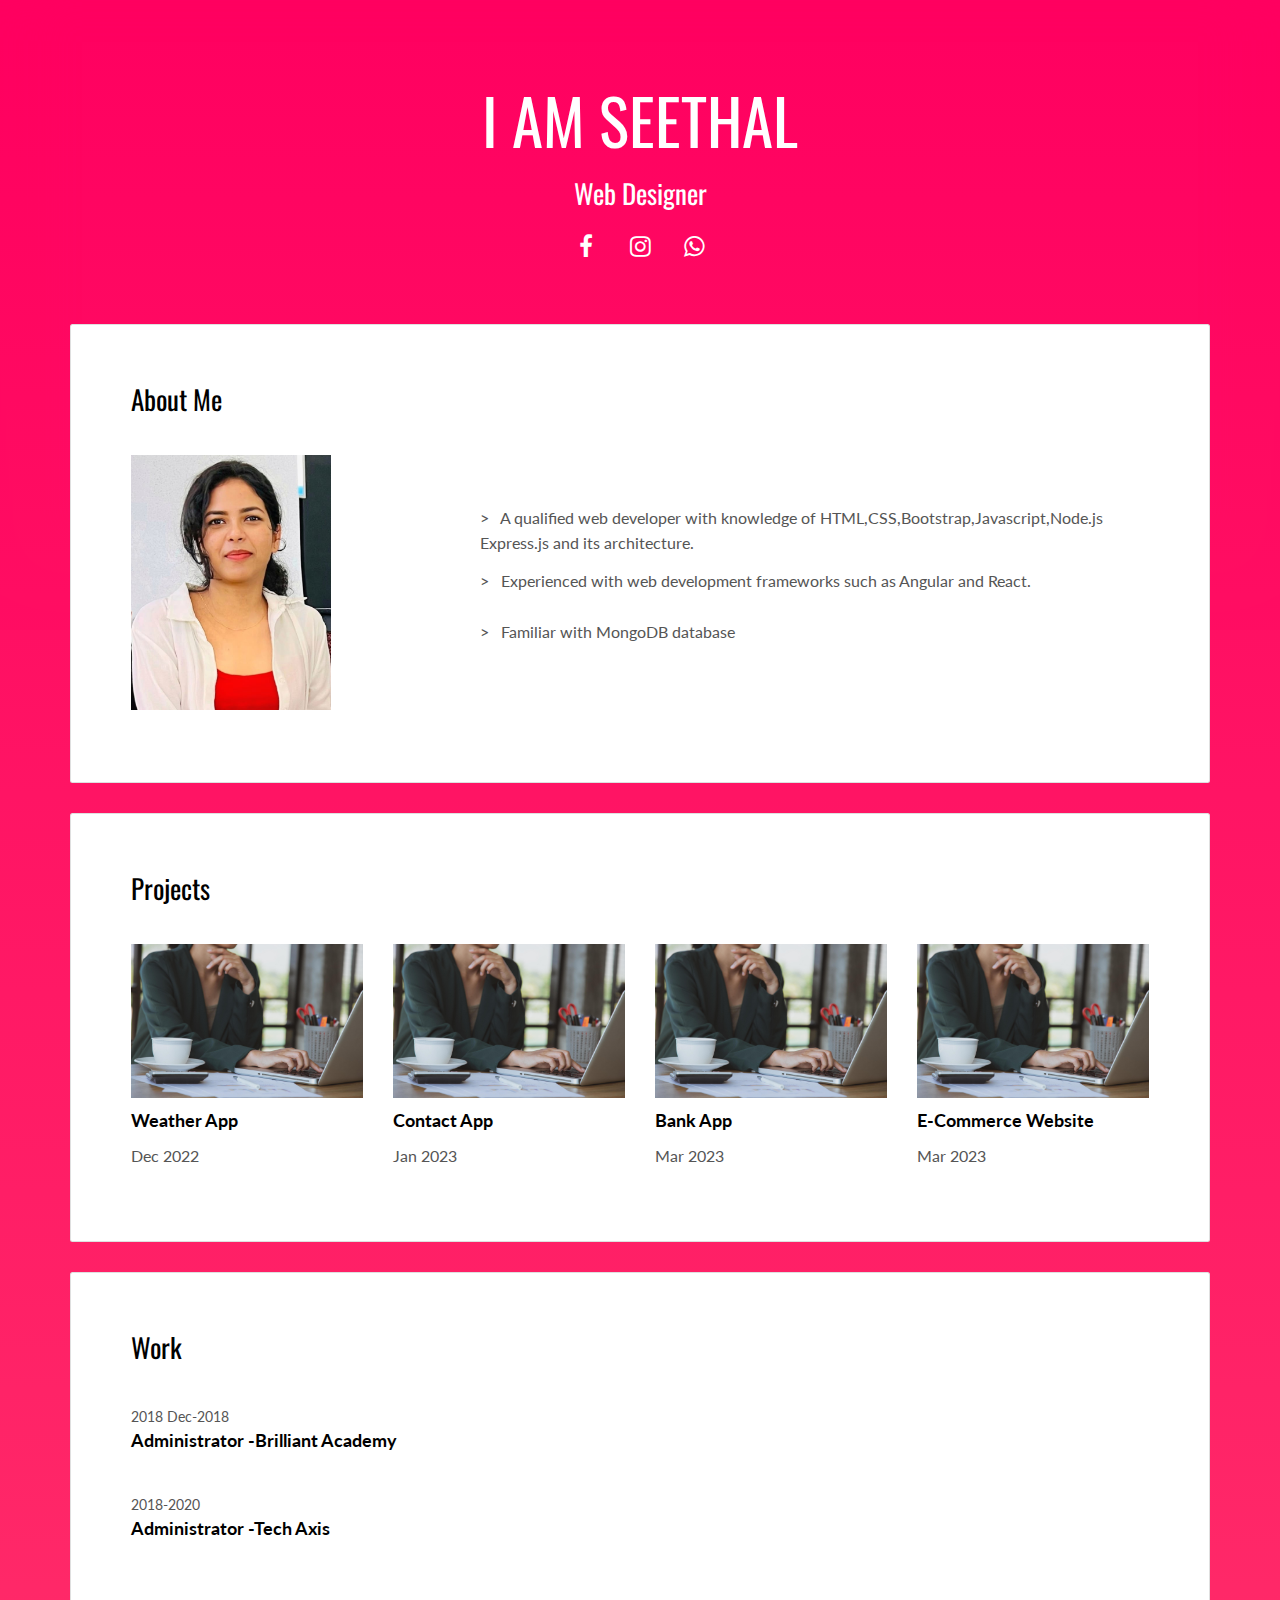
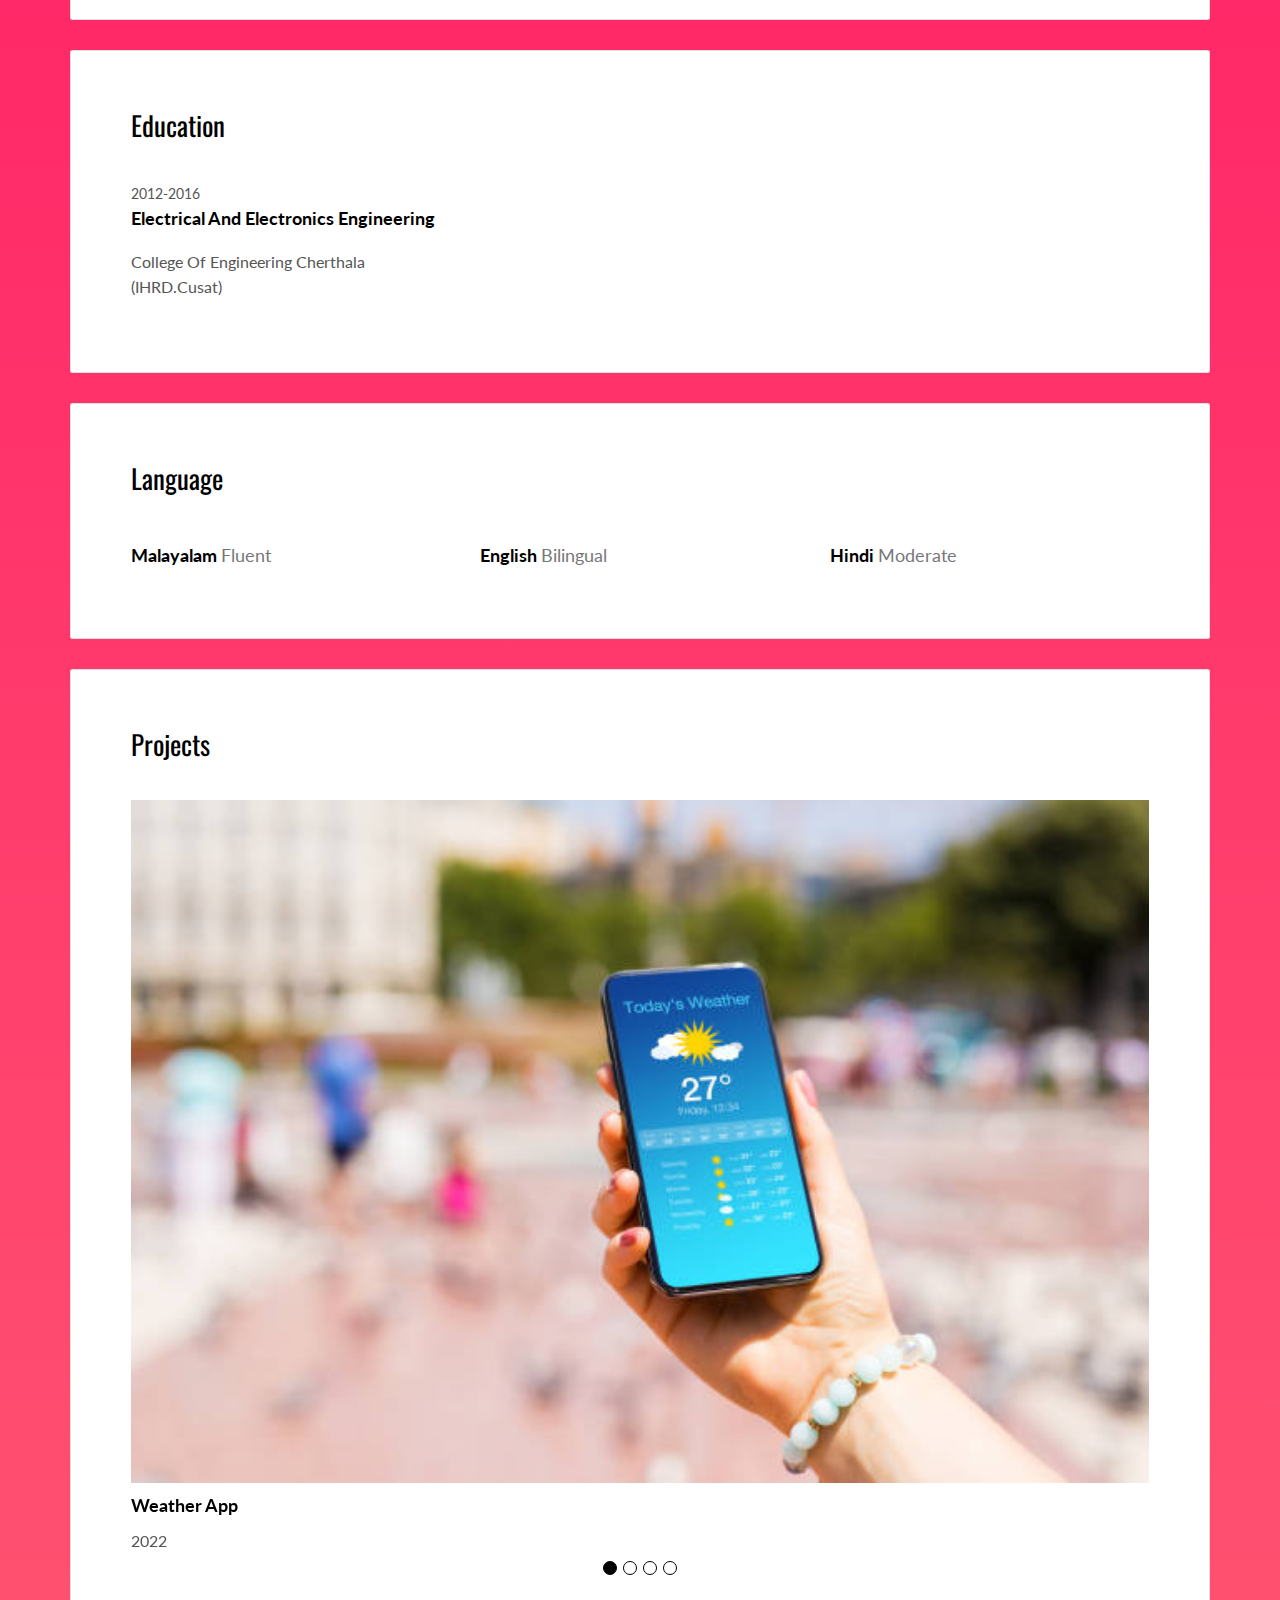
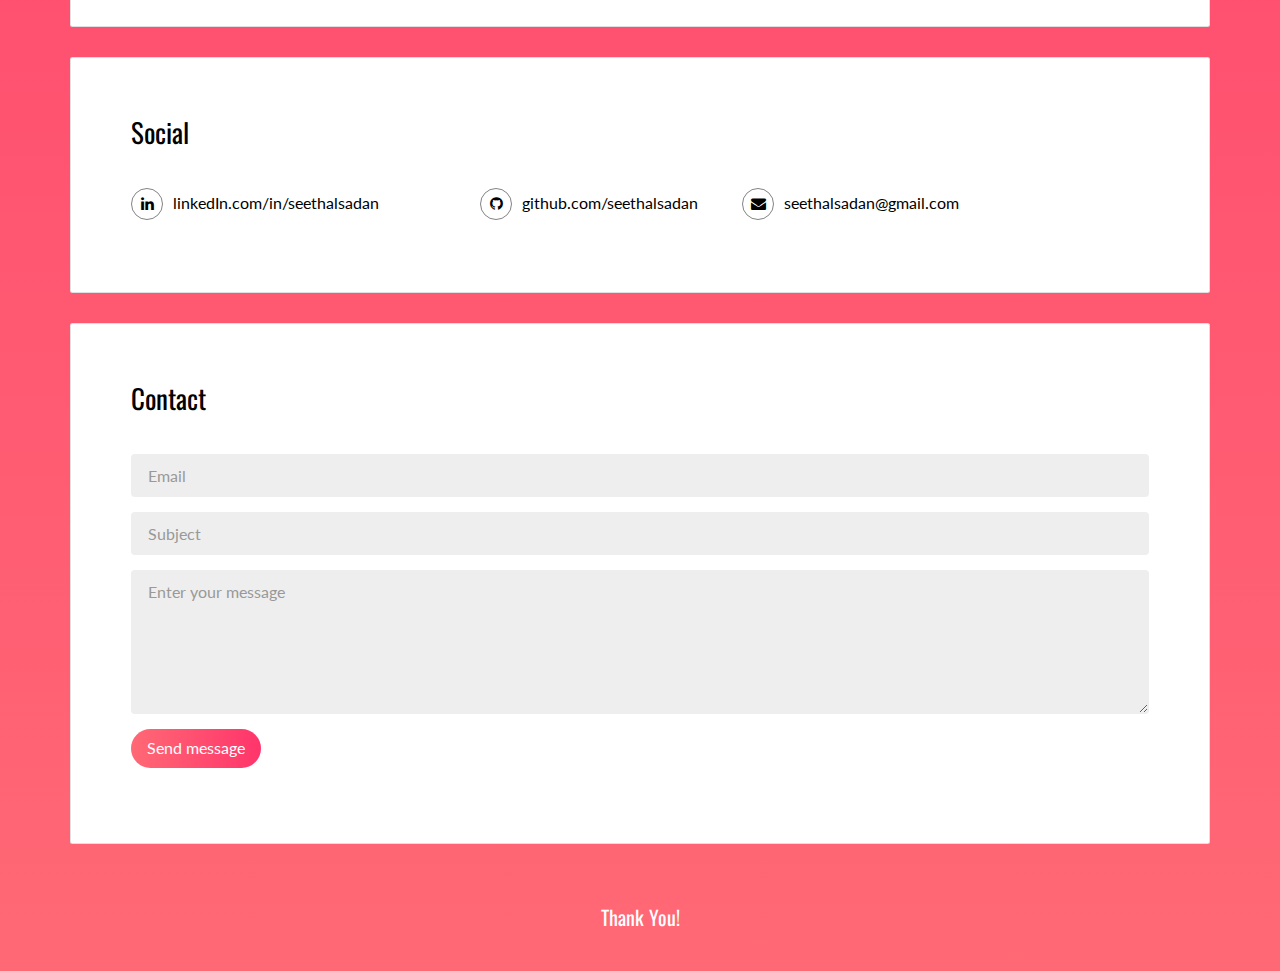
<file: index.html>
<!DOCTYPE html>
<html lang="en">

<head>
  <meta charset="UTF-8">
  <meta content="IE=edge" http-equiv="X-UA-Compatible">
  <meta content="width=device-width,initial-scale=1" name="viewport">
  <meta content="description" name="description">
  <meta name="google" content="notranslate" />
  <meta content="Mashup templates have been developped by Orson.io team" name="author">

  <!-- Disable tap highlight on IE -->
  <meta name="msapplication-tap-highlight" content="no">
  
  <link rel="apple-touch-icon" sizes="180x180" href="./assets/apple-icon-180x180.png">
  <link href="./assets/favicon.ico" rel="icon">
  <link rel="stylesheet" href="./main.d8e0d294.css">

  <title>My Portfolio</title>  

<link href="./main.d8e0d294.css" rel="stylesheet"></head>

<body class="">

<!-- Add your content of header -->
<div class="background-color-layer" style="background-image: url('https://www.itprotoday.com/sites/itprotoday.com/files/styles/article_featured_retina/public/programming%20evolution.jpg?itok=WTj9-yNz')"
></div>
<main class="content-wrapper">
  <header class="white-text-container section-container">
    <div class="text-center">
      <h1>I AM SEETHAL</h1>
      <h2>Web Designer</h2>
      <p>
        <a class="fa-icon fa-icon-2x" href="https://facebook.com/seethalsadan" title="">
          <i class="fa fa-facebook"></i>
        </a>
        <a class="fa-icon fa-icon-2x" href="https://instagram.com/pee__kachu" title="">
          <i class="fa fa-instagram"></i>
        </a>
        <a class="fa-icon fa-icon-2x" href="https://wa.me/+917510567290" title="">
          <i class="fa fa-whatsapp"></i>
        </a>

      <!-- <a class="fa-icon fa-icon-2x" href="https://WhatsApp.com/8089056464" title="">
          <i class="fa fa-whatsapp"></i> -->
        </a>
       <!--- <a class="fa-icon fa-icon-2x" href="https://www.linkedin.com/" title="">
          <i class="fa fa-linkedin"></i>
        </a> -->
      </p>
    </div>
  </header>



<!-- Add your site or app content here -->
 
 <div class="container">
   <div class="row">
     <div class="col-xs-12">

        <div class="card">
          <div class="card-block">
            <h2>About Me</h2>
            <div class="row">
              <div class="col-md-4">
                <p><img width="200px" height="200px" src="./assets/WhatsApp Image 2023-02-06 at 11.10.29 PM (1).jpeg" class="img-responsive" alt=""></p>
              </div>
              <div class="col-md-8"> <br> <br>

              <p> >  &nbsp;  A qualified web developer with knowledge of HTML,CSS,Bootstrap,Javascript,Node.js Express.js and its
                architecture.</p> 
               <p> >  &nbsp; Experienced with web development frameworks such as Angular and React. <br><br> > &nbsp; Familiar with MongoDB database</p>
              </div>
            </div>
          </div>
        </div>

        <div class="card">
          <div class="card-block">
            <h2>Projects</h2>
            <div class="row">
              <div class="col-md-3">
                <img src="./sample/young-business-woman-working-on-laptop-at-office-free-photo.jpeg" class="img-responsive" alt="">
                <h3 class="h5">Weather App</h3>
                <p>Dec 2022</p>
              </div>
              <div class="col-md-3">
                <img src="./sample/young-business-woman-working-on-laptop-at-office-free-photo.jpeg" class="img-responsive" alt="">
                <h3 class="h5">Contact App</h3>
                <p>Jan 2023</p>
              </div>
              <div class="col-md-3">
                <img src="./sample/young-business-woman-working-on-laptop-at-office-free-photo.jpeg" class="img-responsive" alt="">
                <h3 class="h5">Bank App</h3>
                <p>Mar 2023</p>
              </div>
              <div class="col-md-3">
                <img src="./sample/young-business-woman-working-on-laptop-at-office-free-photo.jpeg" class="img-responsive" alt="">
                <h3 class="h5"> E-Commerce Website</h3>
                <p>Mar 2023</p>
              </div>
              
              <!-- <div class="col-md-4">
                <img src="" class="img-responsive" alt="">
                <h3 class="h5">Random User Generating App</h3>
                <p>Dec 2022</p>
              </div>
              <div class="col-md-4">
                <img src="" class="img-responsive" alt="">
                <h3 class="h5">Calculator</h3>
                <p>Dec 2022</p>
              </div> -->
            </div>
          </div>
        </div>

        <div class="card">
          <div class="card-block">
            <h2>Work</h2>
            <div class="work-experience">
              <small class="date">2018 Dec-2018</small>
              <h3 class="h5 date-title">Administrator<a href="http://mashup-template.com" title=""></a>   -Brilliant Academy</h3>
              <p></p>
            </div>
            <div class="work-experience">
              <small class="date">2018-2020</small>
              <h3 class="h5 date-title">Administrator<a href="http://mashup-template.com" title=""></a>   -Tech Axis</h3>
              <p></p>
            </div>
          </div>
        </div>
        

        <div class="card">
          <div class="card-block">
            <h2>Education</h2>
            <div class="row">
              <div class="col-md-4">
                <div class="education-experience">
                  <small class="date">2012-2016</small>
                  <h3 class="h5 date-title">Electrical And Electronics Engineering</h3>
                  <p>College Of Engineering Cherthala (IHRD.Cusat)</p>
                </div>
                
              </div>
            </div>
          </div>
        </div>
        
        <div class="card">
          <div class="card-block">
            <h2>Language</h2>
            <div class="row">
             
              <div class="col-md-4">
                <div class="language-experience">
                  <h3 class="h5">Malayalam  <small>Fluent</small></h3>
                </div>
              </div>
              <div class="col-md-4">
                <div class="language-experience">
                  <h3 class="h5">English  <small>Bilingual</small></h3>
                </div>
              </div>
              <div class="col-md-4">
                <div class="language-experience">
                  <h3 class="h5">Hindi <small>Moderate</small></h3>
                </div>
              </div>
            </div>
          </div>
        </div>

        <div class="card">
          <div class="card-block">
            <h2>Projects</h2>
            <div id="carousel-example-generic" class="carousel slide" data-ride="carousel">
            

            <!-- Wrapper for slides -->
            <div class="carousel-inner" role="listbox">
              <div class="item active">
                <img width="100%" src="./sample/weather.jpeg" class="img-responsive" alt="...">
                <div class="carousel-caption">
                  <h3 class="h5">Weather App</h3>
                  <p>2022</p>
                </div>
              </div>

              <div class="item">
                <img width="100%" src="./istockphoto-1168945108-612x612.jpeg" class="img-responsive" alt="...">
                <div class="carousel-caption">
                  <h3 class="h5">Contact App</h3>
                  <p>2023</p>
                </div>
              </div>

              <div class="item">
                <img width="100%" src="./advantage-of-mobile-banking-717x404.webp" class="img-responsive" alt="...">
                <div class="carousel-caption">
                  <h3 class="h5">Bank App</h3>
                  <p>2023</p>
                </div>
              </div>

              <div class="item">
                <img width="100%" src="./pinterest-ecommerce.jpeg" class="img-responsive" alt="...">
                <div class="carousel-caption">
                  <h3 class="h5">E-commerce Website</h3>
                  <p>2023</p>
                </div>
              </div>

            </div>

            
            <!-- Indicators -->
            <ol class="carousel-indicators">
              <li data-target="#carousel-example-generic" data-slide-to="0" class="active"></li>
              <li data-target="#carousel-example-generic" data-slide-to="1"></li>
              <li data-target="#carousel-example-generic" data-slide-to="2"></li>
              <li data-target="#carousel-example-generic" data-slide-to="3"></li>

            </ol>

          </div>
          </div>
        </div>
        
        <div class="card">
          <div class="card-block">
            <h2>Social</h2>
            <div class="row">
              <div class="col-md-4">
                <p class="social-buttons"><a href="https://www.linkedin.com/" title=""><span class="social-round-icon fa-icon"><i class="fa fa-linkedin"></i></span>linkedIn.com/in/seethalsadan</a></p>
              </div>
              <div class="col-md-3">
                <p class="social-buttons"><a href="https://www.github.com/" title=""><span class="social-round-icon fa-icon"><i class="fa fa-github"></i></span>github.com/seethalsadan</a></p>
              </div>
              <div class="col-md-3">
                <p class="social-buttons"><a href="https://www.gmail.com/" title=""><span class="social-round-icon fa-icon"><i class="fa fa-envelope"></i></span>seethalsadan@gmail.com</a></p>
              </div>
  
            </div>
          </div>
        </div>

        <div class="card">
          <div class="card-block">
            <h2>Contact</h2>
            <form action="" class="reveal-content">
              <div class="form-group">
                <input type="email" class="form-control" id="email" placeholder="Email">
              </div>
              <div class="form-group">
                <input type="text" class="form-control" id="subject" placeholder="Subject">
              </div>
              <div class="form-group">
                <textarea class="form-control" rows="5" placeholder="Enter your message"></textarea>
              </div>
              <div class="form-group">
                <button type="submit" class=" btn btn-primary">Send message</button>
              </div> 
            </form>
          </div>
        </div>
       
     </div>
   </div>
 </div>

</main>
<footer class="footer-container white-text-container text-center">
  <div class="container">
    <div class="row">
      <div class="col-xs-12">
        <!-- <p><img src="./assets/images/mashup-icon.svg" alt=""></p> -->
        
        <!-- <p>©All right reserved. Design <a href="http://www.mashup-template.com/" title="Create website with free html template">Mashup Template</a>/<a href="https://unsplash.com/" title="Beautiful Free Images">Unsplash</a></p>
        <p>
          <a class="fa-icon fa-icon-2x" href="https://facebook.com/" title="">
            <i class="fa fa-facebook"></i>
          </a>
          <a class="fa-icon fa-icon-2x" href="https://twitter.com/" title="">
            <i class="fa fa-twitter"></i>
          </a>
          <a class="fa-icon fa-icon-2x" href="https://dribbble.com/" title="">
            <i class="fa fa-dribbble"></i>
          </a>
          <a class="fa-icon fa-icon-2x" href="https://www.linkedin.com/" title="">
            <i class="fa fa-linkedin"></i>
          </a>
          <a class="fa-icon fa-icon-2x" href="https://vimeo.com/" title="">
            <i class="fa fa-vimeo"></i>
          </a>
        </p> -->

        <h4>Thank You!</h4>
      </div>
    </div>
  </div>
</footer>

<script>
  document.addEventListener("DOMContentLoaded", function (event) {
     scrollRevelation('.card');
  });
</script>
<!-- Google Analytics: change UA-XXXXX-X to be your site's ID 

<script>
  (function (i, s, o, g, r, a, m) {
    i['GoogleAnalyticsObject'] = r; i[r] = i[r] || function () {
      (i[r].q = i[r].q || []).push(arguments)
    }, i[r].l = 1 * new Date(); a = s.createElement(o),
      m = s.getElementsByTagName(o)[0]; a.async = 1; a.src = g; m.parentNode.insertBefore(a, m)
  })(window, document, 'script', '//www.google-analytics.com/analytics.js', 'ga');
  ga('create', 'UA-XXXXX-X', 'auto');
  ga('send', 'pageview');
</script>

--><script type="text/javascript" src="./main.bc58148c.js"></script></body>

</html>
</file>
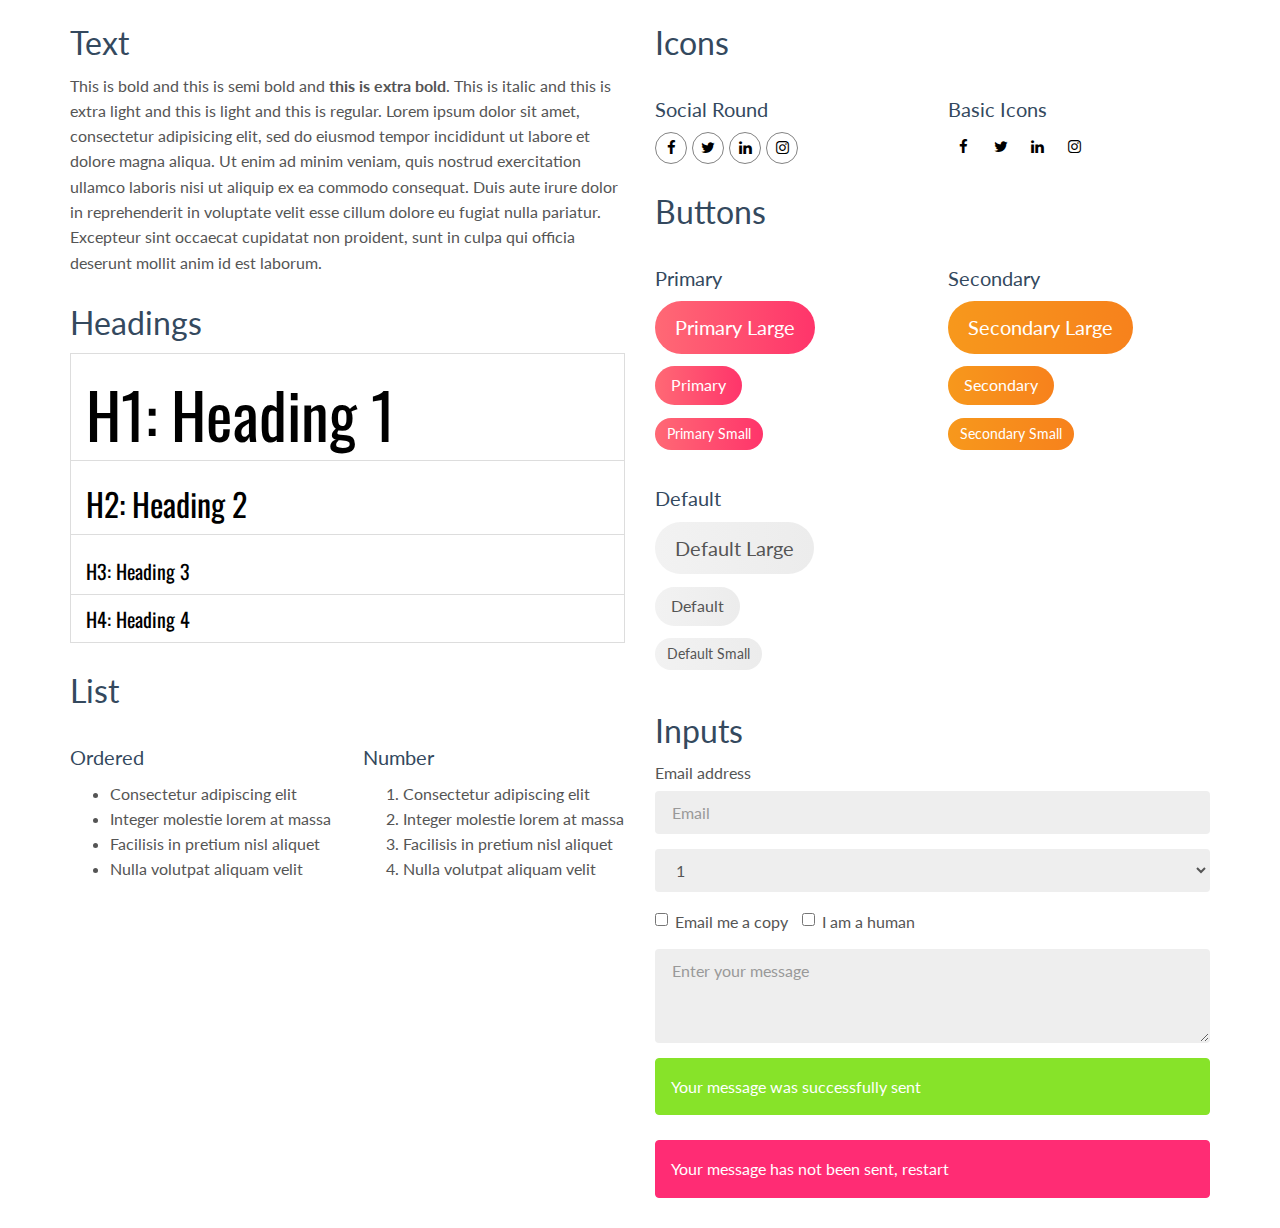
<file: components.html>
<!DOCTYPE html>
<html lang="en">

<head>
  <meta charset="UTF-8">
  <meta content="IE=edge" http-equiv="X-UA-Compatible">
  <meta content="width=device-width,initial-scale=1" name="viewport">
  <meta content="description" name="description">
  <meta name="google" content="notranslate" />
  <meta content="Mashup templates have been developped by Orson.io team" name="author">

  <!-- Disable tap highlight on IE -->
  <meta name="msapplication-tap-highlight" content="no">
  
  <link rel="apple-touch-icon" sizes="180x180" href="./assets/apple-icon-180x180.png">
  <link href="./assets/favicon.ico" rel="icon">

  <title>Title page</title>  

<link href="./main.d8e0d294.css" rel="stylesheet"></head>

<body class="white">


<!-- Add your site or app content here -->
  <div class="container">
    <div class="row">
      <div class="col-xs-12 col-md-6">

        <div class="template-example">
          <h2 class="template-title-example">Text</h2>
          <p>This is bold and this is semi bold and <b>this is extra bold</b>. This is italic and this is extra light and this is light
          and this is regular. Lorem ipsum dolor sit amet, consectetur adipisicing elit, sed do eiusmod
          tempor incididunt ut labore et dolore magna aliqua. Ut enim ad minim veniam,
          quis nostrud exercitation ullamco laboris nisi ut aliquip ex ea commodo
          consequat. Duis aute irure dolor in reprehenderit in voluptate velit esse
          cillum dolore eu fugiat nulla pariatur. Excepteur sint occaecat cupidatat non
          proident, sunt in culpa qui officia deserunt mollit anim id est laborum.
          </p>
        </div>

        <div class="template-example">
          <h2 class="template-title-example">Headings</h2>
          
          <table class="table table-bordered">
            <tr><td><h1>H1: Heading 1</h1></td></tr>
            <tr><td><h2>H2: Heading 2</h2></td></tr>
            <tr><td><h3>H3: Heading 3</h3></td></tr>
            <tr><td><h4>H4: Heading 4</h4></td></tr>
          </table>
          
        </div>

        
        <div class="template-example">
          <h2 class="template-title-example">List</h2>
          <div class="row">
            <div class="col-md-6">
              <h3 class="template-title-example">Ordered</h3>
              <ul>
                <li>Consectetur adipiscing elit</li>
                <li>Integer molestie lorem at massa</li>
                <li>Facilisis in pretium nisl aliquet</li>
                <li>Nulla volutpat aliquam velit</li>
              </ul>
            </div>
            <div class="col-md-6">
              <h3 class="template-title-example">Number</h3>
              <ol>
                <li>Consectetur adipiscing elit</li>
                <li>Integer molestie lorem at massa</li>
                <li>Facilisis in pretium nisl aliquet</li>
                <li>Nulla volutpat aliquam velit</li>
              </ol>
            </div>
          </div>
        </div>
        
      </div>

      <div class="col-xs-12 col-md-6">
        <div class="template-example">
          <h2 class="template-title-example">Icons</h2>
          
          <div class="row">
            <div class="col-md-6">
              <h3 class="template-title-example">Social Round</h2>
              <ul class="list-icons">
                <li>
                  <a href="" class="social-round-icon fa-icon">
                    <i class="fa fa-facebook"></i>
                  </a>
                </li>
                <li>
                  <a href="" class="social-round-icon fa-icon">
                    <i class="fa fa-twitter"></i>
                  </a>
                </li>
                <li>
                  <a href="" class="social-round-icon fa-icon">
                    <i class="fa fa-linkedin"></i>
                  </a>
                </li>
                <li>
                  <a href="" class="social-round-icon fa-icon">
                    <i class="fa fa-instagram"></i>
                  </a>
                </li>
              </ul>
            </div>
            <div class="col-md-6">
               <h3 class="template-title-example">Basic Icons</h2>
                <ul class="list-icons">
                  <li>
                    <span class="fa-icon">
                      <i class="fa fa-facebook"></i>
                    </span>
                  </li>
                  <li>
                    <span class="fa-icon">
                      <i class="fa fa-twitter"></i>
                    </span>
                  </li>
                  <li>
                    <span class="fa-icon">
                      <i class="fa fa-linkedin"></i>
                    </span>
                  </li>
                  <li>
                    <span class="fa-icon">
                      <i class="fa fa-instagram"></i>
                    </span>
                  </li>
                </ul>
            </div>

          </div>


          


        </div>

        <div class="template-example">
          <h2 class="template-title-example">Buttons</h2>
          <div class="row">
            <div class="col-md-6">
              <h3 class="template-title-example">Primary</h2>
              <div class="row">
                  <div class="col-md-6">
                  <p><a href="" class="btn btn-primary btn-lg">Primary Large</a></p>
                  <p><a href="" class="btn btn-primary">Primary </a></p>
                  <p><a href="" class="btn btn-primary btn-sm">Primary Small</a></p>
                </div>
              </div>

              <h3 class="template-title-example">Default</h2>
              <div class="row">
                  <div class="col-md-6">
                  <p><a href="" class="btn btn-default btn-lg">Default Large</a></p>
                  <p><a href="" class="btn btn-default">Default </a></p>
                  <p><a href="" class="btn btn-default btn-sm">Default Small</a></p>
                </div>
              </div>

            </div>

            <div class="col-md-6">
              <h3 class="template-title-example">Secondary</h2>
              <div class="row">
                  <div class="col-md-6">
                  <p><a href="" class="btn btn-info btn-lg">Secondary Large</a></p>
                  <p><a href="" class="btn btn-info">Secondary </a></p>
                  <p><a href="" class="btn btn-info btn-sm">Secondary Small</a></p>
                </div>
              </div>
            </div>
          </div>
        </div>
        
        <div class="template-example">
          <h2 class="template-title-example">Inputs</h2>

            <div class="form-group">
              <label for="exampleInputEmail1">Email address</label>
              <input type="email" class="form-control" id="exampleInputEmail1" placeholder="Email">
            </div>

            <div class="form-group">
              <select class="form-control">
                <option>1</option>
                <option>2</option>
                <option>3</option>
                <option>4</option>
                <option>5</option>
              </select>
            </div>

            <div class="form-group">
              <label class="checkbox-inline">
                <input 
                type="checkbox" id="inlineCheckbox1" value="option1"> Email me a copy
              </label>
              <label class="checkbox-inline">
                <input type="checkbox" id="inlineCheckbox2" value="option2"> I am a human
              </label>
            </div>

            <div class="form-group">
              <textarea class="form-control" rows="3" placeholder="Enter your message"></textarea>
            </div>
            
            <div class="alert alert-success" role="alert">Your message was successfully sent</div>
            <div class="alert alert-danger" role="alert">Your message has not been sent, restart</div>
        </div>




      </div>
    </div>
  </div>

<script type="text/javascript" src="./main.bc58148c.js"></script>
</file>
<file: main.d8e0d294.css>
@import url(https://fonts.googleapis.com/css?family=Lato:400,700|Oswald);@import url(https://maxcdn.bootstrapcdn.com/font-awesome/4.7.0/css/font-awesome.min.css);/*!
 * Bootstrap v3.3.7 (http://getbootstrap.com)
 * Copyright 2011-2016 Twitter, Inc.
 * Licensed under MIT (https://github.com/twbs/bootstrap/blob/master/LICENSE)
 */
/*! normalize.css v3.0.3 | MIT License | github.com/necolas/normalize.css */html{font-family:sans-serif;-ms-text-size-adjust:100%;-webkit-text-size-adjust:100%}body{margin:0}article,aside,details,figcaption,figure,footer,header,hgroup,main,menu,nav,section,summary{display:block}audio,canvas,progress,video{display:inline-block;vertical-align:baseline}audio:not([controls]){display:none;height:0}[hidden],template{display:none}a{background-color:transparent}a:active,a:hover{outline:0}abbr[title]{border-bottom:1px dotted}b,strong{font-weight:700}dfn{font-style:italic}h1{font-size:2em;margin:.67em 0}mark{background:#ff0;color:#000}small{font-size:80%}sub,sup{font-size:75%;line-height:0;position:relative;vertical-align:baseline}sup{top:-.5em}sub{bottom:-.25em}img{border:0}svg:not(:root){overflow:hidden}figure{margin:1em 40px}hr{box-sizing:content-box;height:0}pre{overflow:auto}code,kbd,pre,samp{font-family:monospace,monospace;font-size:1em}button,input,optgroup,select,textarea{color:inherit;font:inherit;margin:0}button{overflow:visible}button,select{text-transform:none}button,html input[type=button],input[type=reset],input[type=submit]{-webkit-appearance:button;cursor:pointer}button[disabled],html input[disabled]{cursor:default}button::-moz-focus-inner,input::-moz-focus-inner{border:0;padding:0}input{line-height:normal}input[type=checkbox],input[type=radio]{box-sizing:border-box;padding:0}input[type=number]::-webkit-inner-spin-button,input[type=number]::-webkit-outer-spin-button{height:auto}input[type=search]{-webkit-appearance:textfield;box-sizing:content-box}input[type=search]::-webkit-search-cancel-button,input[type=search]::-webkit-search-decoration{-webkit-appearance:none}fieldset{border:1px solid silver;margin:0 2px;padding:.35em .625em .75em}textarea{overflow:auto}optgroup{font-weight:700}table{border-collapse:collapse;border-spacing:0}td,th{padding:0}

/*! Source: https://github.com/h5bp/html5-boilerplate/blob/master/src/css/main.css */@media print{*,:after,:before{background:transparent!important;color:#000!important;box-shadow:none!important;text-shadow:none!important}a,a:visited{text-decoration:underline}a[href]:after{content:" (" attr(href) ")"}abbr[title]:after{content:" (" attr(title) ")"}a[href^="#"]:after,a[href^="javascript:"]:after{content:""}blockquote,pre{border:1px solid #999;page-break-inside:avoid}thead{display:table-header-group}img,tr{page-break-inside:avoid}img{max-width:100%!important}h2,h3,p{orphans:3;widows:3}h2,h3{page-break-after:avoid}.navbar{display:none}.btn>.caret,.dropup>.btn>.caret{border-top-color:#000!important}.label{border:1px solid #000}.table{border-collapse:collapse!important}.table td,.table th{background-color:#fff!important}.table-bordered td,.table-bordered th{border:1px solid #ddd!important}}*,:after,:before{-webkit-box-sizing:border-box;-moz-box-sizing:border-box;box-sizing:border-box}html{font-size:10px;-webkit-tap-highlight-color:transparent}body{font-family:Lato,Helvetica,Arial,sans-serif;font-size:16px;line-height:1.58;color:#555;background-color:#fff}button,input,select,textarea{font-family:inherit;font-size:inherit;line-height:inherit}a{color:#ff0060;text-decoration:none}a:focus,a:hover{color:#b30043;text-decoration:underline}a:focus{outline:5px auto -webkit-focus-ring-color;outline-offset:-2px}figure{margin:0}img{vertical-align:middle}.img-responsive{display:block;max-width:100%;height:auto}.img-rounded{border-radius:6px}.img-thumbnail{padding:4px;line-height:1.58;background-color:#fff;border:1px solid #ddd;border-radius:4px;-webkit-transition:all .2s ease-in-out;-o-transition:all .2s ease-in-out;transition:all .2s ease-in-out;display:inline-block;max-width:100%;height:auto}.img-circle{border-radius:50%}hr{margin-top:25px;margin-bottom:25px;border:0;border-top:1px solid #eee}.sr-only{position:absolute;width:1px;height:1px;margin:-1px;padding:0;overflow:hidden;clip:rect(0,0,0,0);border:0}.sr-only-focusable:active,.sr-only-focusable:focus{position:static;width:auto;height:auto;margin:0;overflow:visible;clip:auto}[role=button]{cursor:pointer}.h1,.h2,.h3,.h4,.h5,.h6,h1,h2,h3,h4,h5,h6{font-family:Oswald,Helvetica,Arial,sans-serif;font-weight:400;line-height:1.1;color:#000}.h1 .small,.h1 small,.h2 .small,.h2 small,.h3 .small,.h3 small,.h4 .small,.h4 small,.h5 .small,.h5 small,.h6 .small,.h6 small,h1 .small,h1 small,h2 .small,h2 small,h3 .small,h3 small,h4 .small,h4 small,h5 .small,h5 small,h6 .small,h6 small{font-weight:400;line-height:1;color:#777}.h1,.h2,.h3,h1,h2,h3{margin-top:25px;margin-bottom:12.5px}.h1 .small,.h1 small,.h2 .small,.h2 small,.h3 .small,.h3 small,h1 .small,h1 small,h2 .small,h2 small,h3 .small,h3 small{font-size:65%}.h4,.h5,.h6,h4,h5,h6{margin-top:12.5px;margin-bottom:12.5px}.h4 .small,.h4 small,.h5 .small,.h5 small,.h6 .small,.h6 small,h4 .small,h4 small,h5 .small,h5 small,h6 .small,h6 small{font-size:75%}.h1,h1{font-size:63px}.h2,h2{font-size:27px}.h3,.h4,h3,h4{font-size:20px}.h5,h5{font-size:18px}.h6,h6{font-size:14px}p{margin:0 0 12.5px}.lead{margin-bottom:25px;font-size:18px;font-weight:300;line-height:1.4}@media (min-width:768px){.lead{font-size:24px}}.small,small{font-size:87%}.mark,mark{background-color:#fcf8e3;padding:.2em}.text-left{text-align:left}.text-right{text-align:right}.text-center{text-align:center}.text-justify{text-align:justify}.text-nowrap{white-space:nowrap}.text-lowercase{text-transform:lowercase}.initialism,.text-uppercase{text-transform:uppercase}.text-capitalize{text-transform:capitalize}.text-muted{color:#777}.text-primary{color:#ff0060}a.text-primary:focus,a.text-primary:hover{color:#cc004d}.text-success{color:#fff}a.text-success:focus,a.text-success:hover{color:#e6e6e6}.text-info{color:#31708f}a.text-info:focus,a.text-info:hover{color:#245269}.text-warning{color:#8a6d3b}a.text-warning:focus,a.text-warning:hover{color:#66512c}.text-danger{color:#fff}a.text-danger:focus,a.text-danger:hover{color:#e6e6e6}.bg-primary{color:#fff;background-color:#ff0060}a.bg-primary:focus,a.bg-primary:hover{background-color:#cc004d}.bg-success{background-color:#87e329}a.bg-success:focus,a.bg-success:hover{background-color:#6dc019}.bg-info{background-color:#d9edf7}a.bg-info:focus,a.bg-info:hover{background-color:#afd9ee}.bg-warning{background-color:#fcf8e3}a.bg-warning:focus,a.bg-warning:hover{background-color:#f7ecb5}.bg-danger{background-color:#ff2c74}a.bg-danger:focus,a.bg-danger:hover{background-color:#f80055}.page-header{padding-bottom:11.5px;margin:50px 0 25px;border-bottom:1px solid #eee}ol,ul{margin-top:0;margin-bottom:12.5px}ol ol,ol ul,ul ol,ul ul{margin-bottom:0}.list-inline,.list-unstyled{padding-left:0;list-style:none}.list-inline{margin-left:-5px}.list-inline>li{display:inline-block;padding-left:5px;padding-right:5px}dl{margin-top:0;margin-bottom:25px}dd,dt{line-height:1.58}dt{font-weight:700}dd{margin-left:0}.dl-horizontal dd:after,.dl-horizontal dd:before{content:" ";display:table}.dl-horizontal dd:after{clear:both}@media (min-width:768px){.dl-horizontal dt{float:left;width:160px;clear:left;text-align:right;overflow:hidden;text-overflow:ellipsis;white-space:nowrap}.dl-horizontal dd{margin-left:180px}}abbr[data-original-title],abbr[title]{cursor:help;border-bottom:1px dotted #777}.initialism{font-size:90%}blockquote{padding:12.5px 25px;margin:0 0 25px;font-size:20px;border-left:5px solid #eee}blockquote ol:last-child,blockquote p:last-child,blockquote ul:last-child{margin-bottom:0}blockquote .small,blockquote footer,blockquote small{display:block;font-size:80%;line-height:1.58;color:#777}blockquote .small:before,blockquote footer:before,blockquote small:before{content:"\2014   \A0"}.blockquote-reverse,blockquote.pull-right{padding-right:15px;padding-left:0;border-right:5px solid #eee;border-left:0;text-align:right}.blockquote-reverse .small:before,.blockquote-reverse footer:before,.blockquote-reverse small:before,blockquote.pull-right .small:before,blockquote.pull-right footer:before,blockquote.pull-right small:before{content:""}.blockquote-reverse .small:after,.blockquote-reverse footer:after,.blockquote-reverse small:after,blockquote.pull-right .small:after,blockquote.pull-right footer:after,blockquote.pull-right small:after{content:"\A0   \2014"}address{margin-bottom:25px;font-style:normal;line-height:1.58}code,kbd,pre,samp{font-family:Menlo,Monaco,Consolas,Courier New,monospace}code{color:#c7254e;background-color:#f9f2f4;border-radius:4px}code,kbd{padding:2px 4px;font-size:90%}kbd{color:#fff;background-color:#333;border-radius:3px;box-shadow:inset 0 -1px 0 rgba(0,0,0,.25)}kbd kbd{padding:0;font-size:100%;font-weight:700;box-shadow:none}pre{display:block;padding:12px;margin:0 0 12.5px;font-size:15px;line-height:1.58;word-break:break-all;word-wrap:break-word;color:#333;background-color:#f5f5f5;border:1px solid #ccc;border-radius:4px}pre code{padding:0;font-size:inherit;color:inherit;white-space:pre-wrap;background-color:transparent;border-radius:0}.pre-scrollable{max-height:340px;overflow-y:scroll}.container{margin-right:auto;margin-left:auto;padding-left:15px;padding-right:15px}.container:after,.container:before{content:" ";display:table}.container:after{clear:both}@media (min-width:768px){.container{width:750px}}@media (min-width:992px){.container{width:970px}}@media (min-width:1200px){.container{width:1170px}}.container-fluid{margin-right:auto;margin-left:auto;padding-left:15px;padding-right:15px}.container-fluid:after,.container-fluid:before{content:" ";display:table}.container-fluid:after{clear:both}.row{margin-left:-15px;margin-right:-15px}.row:after,.row:before{content:" ";display:table}.row:after{clear:both}.col-lg-1,.col-lg-2,.col-lg-3,.col-lg-4,.col-lg-5,.col-lg-6,.col-lg-7,.col-lg-8,.col-lg-9,.col-lg-10,.col-lg-11,.col-lg-12,.col-md-1,.col-md-2,.col-md-3,.col-md-4,.col-md-5,.col-md-6,.col-md-7,.col-md-8,.col-md-9,.col-md-10,.col-md-11,.col-md-12,.col-sm-1,.col-sm-2,.col-sm-3,.col-sm-4,.col-sm-5,.col-sm-6,.col-sm-7,.col-sm-8,.col-sm-9,.col-sm-10,.col-sm-11,.col-sm-12,.col-xs-1,.col-xs-2,.col-xs-3,.col-xs-4,.col-xs-5,.col-xs-6,.col-xs-7,.col-xs-8,.col-xs-9,.col-xs-10,.col-xs-11,.col-xs-12{position:relative;min-height:1px;padding-left:15px;padding-right:15px}.col-xs-1,.col-xs-2,.col-xs-3,.col-xs-4,.col-xs-5,.col-xs-6,.col-xs-7,.col-xs-8,.col-xs-9,.col-xs-10,.col-xs-11,.col-xs-12{float:left}.col-xs-1{width:8.33333%}.col-xs-2{width:16.66667%}.col-xs-3{width:25%}.col-xs-4{width:33.33333%}.col-xs-5{width:41.66667%}.col-xs-6{width:50%}.col-xs-7{width:58.33333%}.col-xs-8{width:66.66667%}.col-xs-9{width:75%}.col-xs-10{width:83.33333%}.col-xs-11{width:91.66667%}.col-xs-12{width:100%}.col-xs-pull-0{right:auto}.col-xs-pull-1{right:8.33333%}.col-xs-pull-2{right:16.66667%}.col-xs-pull-3{right:25%}.col-xs-pull-4{right:33.33333%}.col-xs-pull-5{right:41.66667%}.col-xs-pull-6{right:50%}.col-xs-pull-7{right:58.33333%}.col-xs-pull-8{right:66.66667%}.col-xs-pull-9{right:75%}.col-xs-pull-10{right:83.33333%}.col-xs-pull-11{right:91.66667%}.col-xs-pull-12{right:100%}.col-xs-push-0{left:auto}.col-xs-push-1{left:8.33333%}.col-xs-push-2{left:16.66667%}.col-xs-push-3{left:25%}.col-xs-push-4{left:33.33333%}.col-xs-push-5{left:41.66667%}.col-xs-push-6{left:50%}.col-xs-push-7{left:58.33333%}.col-xs-push-8{left:66.66667%}.col-xs-push-9{left:75%}.col-xs-push-10{left:83.33333%}.col-xs-push-11{left:91.66667%}.col-xs-push-12{left:100%}.col-xs-offset-0{margin-left:0}.col-xs-offset-1{margin-left:8.33333%}.col-xs-offset-2{margin-left:16.66667%}.col-xs-offset-3{margin-left:25%}.col-xs-offset-4{margin-left:33.33333%}.col-xs-offset-5{margin-left:41.66667%}.col-xs-offset-6{margin-left:50%}.col-xs-offset-7{margin-left:58.33333%}.col-xs-offset-8{margin-left:66.66667%}.col-xs-offset-9{margin-left:75%}.col-xs-offset-10{margin-left:83.33333%}.col-xs-offset-11{margin-left:91.66667%}.col-xs-offset-12{margin-left:100%}@media (min-width:768px){.col-sm-1,.col-sm-2,.col-sm-3,.col-sm-4,.col-sm-5,.col-sm-6,.col-sm-7,.col-sm-8,.col-sm-9,.col-sm-10,.col-sm-11,.col-sm-12{float:left}.col-sm-1{width:8.33333%}.col-sm-2{width:16.66667%}.col-sm-3{width:25%}.col-sm-4{width:33.33333%}.col-sm-5{width:41.66667%}.col-sm-6{width:50%}.col-sm-7{width:58.33333%}.col-sm-8{width:66.66667%}.col-sm-9{width:75%}.col-sm-10{width:83.33333%}.col-sm-11{width:91.66667%}.col-sm-12{width:100%}.col-sm-pull-0{right:auto}.col-sm-pull-1{right:8.33333%}.col-sm-pull-2{right:16.66667%}.col-sm-pull-3{right:25%}.col-sm-pull-4{right:33.33333%}.col-sm-pull-5{right:41.66667%}.col-sm-pull-6{right:50%}.col-sm-pull-7{right:58.33333%}.col-sm-pull-8{right:66.66667%}.col-sm-pull-9{right:75%}.col-sm-pull-10{right:83.33333%}.col-sm-pull-11{right:91.66667%}.col-sm-pull-12{right:100%}.col-sm-push-0{left:auto}.col-sm-push-1{left:8.33333%}.col-sm-push-2{left:16.66667%}.col-sm-push-3{left:25%}.col-sm-push-4{left:33.33333%}.col-sm-push-5{left:41.66667%}.col-sm-push-6{left:50%}.col-sm-push-7{left:58.33333%}.col-sm-push-8{left:66.66667%}.col-sm-push-9{left:75%}.col-sm-push-10{left:83.33333%}.col-sm-push-11{left:91.66667%}.col-sm-push-12{left:100%}.col-sm-offset-0{margin-left:0}.col-sm-offset-1{margin-left:8.33333%}.col-sm-offset-2{margin-left:16.66667%}.col-sm-offset-3{margin-left:25%}.col-sm-offset-4{margin-left:33.33333%}.col-sm-offset-5{margin-left:41.66667%}.col-sm-offset-6{margin-left:50%}.col-sm-offset-7{margin-left:58.33333%}.col-sm-offset-8{margin-left:66.66667%}.col-sm-offset-9{margin-left:75%}.col-sm-offset-10{margin-left:83.33333%}.col-sm-offset-11{margin-left:91.66667%}.col-sm-offset-12{margin-left:100%}}@media (min-width:992px){.col-md-1,.col-md-2,.col-md-3,.col-md-4,.col-md-5,.col-md-6,.col-md-7,.col-md-8,.col-md-9,.col-md-10,.col-md-11,.col-md-12{float:left}.col-md-1{width:8.33333%}.col-md-2{width:16.66667%}.col-md-3{width:25%}.col-md-4{width:33.33333%}.col-md-5{width:41.66667%}.col-md-6{width:50%}.col-md-7{width:58.33333%}.col-md-8{width:66.66667%}.col-md-9{width:75%}.col-md-10{width:83.33333%}.col-md-11{width:91.66667%}.col-md-12{width:100%}.col-md-pull-0{right:auto}.col-md-pull-1{right:8.33333%}.col-md-pull-2{right:16.66667%}.col-md-pull-3{right:25%}.col-md-pull-4{right:33.33333%}.col-md-pull-5{right:41.66667%}.col-md-pull-6{right:50%}.col-md-pull-7{right:58.33333%}.col-md-pull-8{right:66.66667%}.col-md-pull-9{right:75%}.col-md-pull-10{right:83.33333%}.col-md-pull-11{right:91.66667%}.col-md-pull-12{right:100%}.col-md-push-0{left:auto}.col-md-push-1{left:8.33333%}.col-md-push-2{left:16.66667%}.col-md-push-3{left:25%}.col-md-push-4{left:33.33333%}.col-md-push-5{left:41.66667%}.col-md-push-6{left:50%}.col-md-push-7{left:58.33333%}.col-md-push-8{left:66.66667%}.col-md-push-9{left:75%}.col-md-push-10{left:83.33333%}.col-md-push-11{left:91.66667%}.col-md-push-12{left:100%}.col-md-offset-0{margin-left:0}.col-md-offset-1{margin-left:8.33333%}.col-md-offset-2{margin-left:16.66667%}.col-md-offset-3{margin-left:25%}.col-md-offset-4{margin-left:33.33333%}.col-md-offset-5{margin-left:41.66667%}.col-md-offset-6{margin-left:50%}.col-md-offset-7{margin-left:58.33333%}.col-md-offset-8{margin-left:66.66667%}.col-md-offset-9{margin-left:75%}.col-md-offset-10{margin-left:83.33333%}.col-md-offset-11{margin-left:91.66667%}.col-md-offset-12{margin-left:100%}}@media (min-width:1200px){.col-lg-1,.col-lg-2,.col-lg-3,.col-lg-4,.col-lg-5,.col-lg-6,.col-lg-7,.col-lg-8,.col-lg-9,.col-lg-10,.col-lg-11,.col-lg-12{float:left}.col-lg-1{width:8.33333%}.col-lg-2{width:16.66667%}.col-lg-3{width:25%}.col-lg-4{width:33.33333%}.col-lg-5{width:41.66667%}.col-lg-6{width:50%}.col-lg-7{width:58.33333%}.col-lg-8{width:66.66667%}.col-lg-9{width:75%}.col-lg-10{width:83.33333%}.col-lg-11{width:91.66667%}.col-lg-12{width:100%}.col-lg-pull-0{right:auto}.col-lg-pull-1{right:8.33333%}.col-lg-pull-2{right:16.66667%}.col-lg-pull-3{right:25%}.col-lg-pull-4{right:33.33333%}.col-lg-pull-5{right:41.66667%}.col-lg-pull-6{right:50%}.col-lg-pull-7{right:58.33333%}.col-lg-pull-8{right:66.66667%}.col-lg-pull-9{right:75%}.col-lg-pull-10{right:83.33333%}.col-lg-pull-11{right:91.66667%}.col-lg-pull-12{right:100%}.col-lg-push-0{left:auto}.col-lg-push-1{left:8.33333%}.col-lg-push-2{left:16.66667%}.col-lg-push-3{left:25%}.col-lg-push-4{left:33.33333%}.col-lg-push-5{left:41.66667%}.col-lg-push-6{left:50%}.col-lg-push-7{left:58.33333%}.col-lg-push-8{left:66.66667%}.col-lg-push-9{left:75%}.col-lg-push-10{left:83.33333%}.col-lg-push-11{left:91.66667%}.col-lg-push-12{left:100%}.col-lg-offset-0{margin-left:0}.col-lg-offset-1{margin-left:8.33333%}.col-lg-offset-2{margin-left:16.66667%}.col-lg-offset-3{margin-left:25%}.col-lg-offset-4{margin-left:33.33333%}.col-lg-offset-5{margin-left:41.66667%}.col-lg-offset-6{margin-left:50%}.col-lg-offset-7{margin-left:58.33333%}.col-lg-offset-8{margin-left:66.66667%}.col-lg-offset-9{margin-left:75%}.col-lg-offset-10{margin-left:83.33333%}.col-lg-offset-11{margin-left:91.66667%}.col-lg-offset-12{margin-left:100%}}table{background-color:transparent}caption{padding-top:8px;padding-bottom:8px;color:#777}caption,th{text-align:left}.table{width:100%;max-width:100%;margin-bottom:25px}.table>tbody>tr>td,.table>tbody>tr>th,.table>tfoot>tr>td,.table>tfoot>tr>th,.table>thead>tr>td,.table>thead>tr>th{padding:8px;line-height:1.58;vertical-align:top;border-top:1px solid #ddd}.table>thead>tr>th{vertical-align:bottom;border-bottom:2px solid #ddd}.table>caption+thead>tr:first-child>td,.table>caption+thead>tr:first-child>th,.table>colgroup+thead>tr:first-child>td,.table>colgroup+thead>tr:first-child>th,.table>thead:first-child>tr:first-child>td,.table>thead:first-child>tr:first-child>th{border-top:0}.table>tbody+tbody{border-top:2px solid #ddd}.table .table{background-color:#fff}.table-condensed>tbody>tr>td,.table-condensed>tbody>tr>th,.table-condensed>tfoot>tr>td,.table-condensed>tfoot>tr>th,.table-condensed>thead>tr>td,.table-condensed>thead>tr>th{padding:5px}.table-bordered,.table-bordered>tbody>tr>td,.table-bordered>tbody>tr>th,.table-bordered>tfoot>tr>td,.table-bordered>tfoot>tr>th,.table-bordered>thead>tr>td,.table-bordered>thead>tr>th{border:1px solid #ddd}.table-bordered>thead>tr>td,.table-bordered>thead>tr>th{border-bottom-width:2px}.table-striped>tbody>tr:nth-of-type(odd){background-color:#f9f9f9}.table-hover>tbody>tr:hover{background-color:#f5f5f5}table col[class*=col-]{position:static;float:none;display:table-column}table td[class*=col-],table th[class*=col-]{position:static;float:none;display:table-cell}.table>tbody>tr.active>td,.table>tbody>tr.active>th,.table>tbody>tr>td.active,.table>tbody>tr>th.active,.table>tfoot>tr.active>td,.table>tfoot>tr.active>th,.table>tfoot>tr>td.active,.table>tfoot>tr>th.active,.table>thead>tr.active>td,.table>thead>tr.active>th,.table>thead>tr>td.active,.table>thead>tr>th.active{background-color:#f5f5f5}.table-hover>tbody>tr.active:hover>td,.table-hover>tbody>tr.active:hover>th,.table-hover>tbody>tr:hover>.active,.table-hover>tbody>tr>td.active:hover,.table-hover>tbody>tr>th.active:hover{background-color:#e8e8e8}.table>tbody>tr.success>td,.table>tbody>tr.success>th,.table>tbody>tr>td.success,.table>tbody>tr>th.success,.table>tfoot>tr.success>td,.table>tfoot>tr.success>th,.table>tfoot>tr>td.success,.table>tfoot>tr>th.success,.table>thead>tr.success>td,.table>thead>tr.success>th,.table>thead>tr>td.success,.table>thead>tr>th.success{background-color:#87e329}.table-hover>tbody>tr.success:hover>td,.table-hover>tbody>tr.success:hover>th,.table-hover>tbody>tr:hover>.success,.table-hover>tbody>tr>td.success:hover,.table-hover>tbody>tr>th.success:hover{background-color:#7ad61c}.table>tbody>tr.info>td,.table>tbody>tr.info>th,.table>tbody>tr>td.info,.table>tbody>tr>th.info,.table>tfoot>tr.info>td,.table>tfoot>tr.info>th,.table>tfoot>tr>td.info,.table>tfoot>tr>th.info,.table>thead>tr.info>td,.table>thead>tr.info>th,.table>thead>tr>td.info,.table>thead>tr>th.info{background-color:#d9edf7}.table-hover>tbody>tr.info:hover>td,.table-hover>tbody>tr.info:hover>th,.table-hover>tbody>tr:hover>.info,.table-hover>tbody>tr>td.info:hover,.table-hover>tbody>tr>th.info:hover{background-color:#c4e3f3}.table>tbody>tr.warning>td,.table>tbody>tr.warning>th,.table>tbody>tr>td.warning,.table>tbody>tr>th.warning,.table>tfoot>tr.warning>td,.table>tfoot>tr.warning>th,.table>tfoot>tr>td.warning,.table>tfoot>tr>th.warning,.table>thead>tr.warning>td,.table>thead>tr.warning>th,.table>thead>tr>td.warning,.table>thead>tr>th.warning{background-color:#fcf8e3}.table-hover>tbody>tr.warning:hover>td,.table-hover>tbody>tr.warning:hover>th,.table-hover>tbody>tr:hover>.warning,.table-hover>tbody>tr>td.warning:hover,.table-hover>tbody>tr>th.warning:hover{background-color:#faf2cc}.table>tbody>tr.danger>td,.table>tbody>tr.danger>th,.table>tbody>tr>td.danger,.table>tbody>tr>th.danger,.table>tfoot>tr.danger>td,.table>tfoot>tr.danger>th,.table>tfoot>tr>td.danger,.table>tfoot>tr>th.danger,.table>thead>tr.danger>td,.table>thead>tr.danger>th,.table>thead>tr>td.danger,.table>thead>tr>th.danger{background-color:#ff2c74}.table-hover>tbody>tr.danger:hover>td,.table-hover>tbody>tr.danger:hover>th,.table-hover>tbody>tr:hover>.danger,.table-hover>tbody>tr>td.danger:hover,.table-hover>tbody>tr>th.danger:hover{background-color:#ff1363}.table-responsive{overflow-x:auto;min-height:.01%}@media screen and (max-width:767px){.table-responsive{width:100%;margin-bottom:18.75px;overflow-y:hidden;-ms-overflow-style:-ms-autohiding-scrollbar;border:1px solid #ddd}.table-responsive>.table{margin-bottom:0}.table-responsive>.table>tbody>tr>td,.table-responsive>.table>tbody>tr>th,.table-responsive>.table>tfoot>tr>td,.table-responsive>.table>tfoot>tr>th,.table-responsive>.table>thead>tr>td,.table-responsive>.table>thead>tr>th{white-space:nowrap}.table-responsive>.table-bordered{border:0}.table-responsive>.table-bordered>tbody>tr>td:first-child,.table-responsive>.table-bordered>tbody>tr>th:first-child,.table-responsive>.table-bordered>tfoot>tr>td:first-child,.table-responsive>.table-bordered>tfoot>tr>th:first-child,.table-responsive>.table-bordered>thead>tr>td:first-child,.table-responsive>.table-bordered>thead>tr>th:first-child{border-left:0}.table-responsive>.table-bordered>tbody>tr>td:last-child,.table-responsive>.table-bordered>tbody>tr>th:last-child,.table-responsive>.table-bordered>tfoot>tr>td:last-child,.table-responsive>.table-bordered>tfoot>tr>th:last-child,.table-responsive>.table-bordered>thead>tr>td:last-child,.table-responsive>.table-bordered>thead>tr>th:last-child{border-right:0}.table-responsive>.table-bordered>tbody>tr:last-child>td,.table-responsive>.table-bordered>tbody>tr:last-child>th,.table-responsive>.table-bordered>tfoot>tr:last-child>td,.table-responsive>.table-bordered>tfoot>tr:last-child>th{border-bottom:0}}fieldset{margin:0;min-width:0}fieldset,legend{padding:0;border:0}legend{display:block;width:100%;margin-bottom:25px;font-size:24px;line-height:inherit;color:#333;border-bottom:1px solid #e5e5e5}label{display:inline-block;max-width:100%;margin-bottom:5px;font-weight:700}input[type=search]{-webkit-box-sizing:border-box;-moz-box-sizing:border-box;box-sizing:border-box}input[type=checkbox],input[type=radio]{margin:4px 0 0;margin-top:1px\9;line-height:normal}input[type=file]{display:block}input[type=range]{display:block;width:100%}select[multiple],select[size]{height:auto}input[type=checkbox]:focus,input[type=file]:focus,input[type=radio]:focus{outline:5px auto -webkit-focus-ring-color;outline-offset:-2px}output{padding-top:9px}.form-control,output{display:block;font-size:16px;line-height:1.58;color:#555}.form-control{width:100%;height:43px;padding:8px 16px;background-color:#eee;background-image:none;border:1px solid transparent;border-radius:4px;-webkit-box-shadow:inset 0 1px 1px rgba(0,0,0,.075);box-shadow:inset 0 1px 1px rgba(0,0,0,.075);-webkit-transition:border-color .15s ease-in-out,box-shadow .15s ease-in-out;-o-transition:border-color ease-in-out .15s,box-shadow ease-in-out .15s;transition:border-color .15s ease-in-out,box-shadow .15s ease-in-out}.form-control:focus{border-color:#66afe9;-webkit-box-shadow:inset 0 1px 1px rgba(0,0,0,.075),0 0 8px rgba(102,175,233,.6);box-shadow:inset 0 1px 1px rgba(0,0,0,.075),0 0 8px rgba(102,175,233,.6)}.form-control::-moz-placeholder{color:#999;opacity:1}.form-control:-ms-input-placeholder{color:#999}.form-control::-webkit-input-placeholder{color:#999}.form-control::-ms-expand{border:0;background-color:transparent}.form-control[disabled],.form-control[readonly],fieldset[disabled] .form-control{background-color:#eee;opacity:1}.form-control[disabled],fieldset[disabled] .form-control{cursor:not-allowed}textarea.form-control{height:auto}input[type=search]{-webkit-appearance:none}@media screen and (-webkit-min-device-pixel-ratio:0){input[type=date].form-control,input[type=datetime-local].form-control,input[type=month].form-control,input[type=time].form-control{line-height:43px}.input-group-sm>.input-group-btn>input[type=date].btn,.input-group-sm>.input-group-btn>input[type=datetime-local].btn,.input-group-sm>.input-group-btn>input[type=month].btn,.input-group-sm>.input-group-btn>input[type=time].btn,.input-group-sm>input[type=date].form-control,.input-group-sm>input[type=date].input-group-addon,.input-group-sm>input[type=datetime-local].form-control,.input-group-sm>input[type=datetime-local].input-group-addon,.input-group-sm>input[type=month].form-control,.input-group-sm>input[type=month].input-group-addon,.input-group-sm>input[type=time].form-control,.input-group-sm>input[type=time].input-group-addon,.input-group-sm input[type=date],.input-group-sm input[type=datetime-local],.input-group-sm input[type=month],.input-group-sm input[type=time],input[type=date].input-sm,input[type=datetime-local].input-sm,input[type=month].input-sm,input[type=time].input-sm{line-height:35px}.input-group-lg>.input-group-btn>input[type=date].btn,.input-group-lg>.input-group-btn>input[type=datetime-local].btn,.input-group-lg>.input-group-btn>input[type=month].btn,.input-group-lg>.input-group-btn>input[type=time].btn,.input-group-lg>input[type=date].form-control,.input-group-lg>input[type=date].input-group-addon,.input-group-lg>input[type=datetime-local].form-control,.input-group-lg>input[type=datetime-local].input-group-addon,.input-group-lg>input[type=month].form-control,.input-group-lg>input[type=month].input-group-addon,.input-group-lg>input[type=time].form-control,.input-group-lg>input[type=time].input-group-addon,.input-group-lg input[type=date],.input-group-lg input[type=datetime-local],.input-group-lg input[type=month],.input-group-lg input[type=time],input[type=date].input-lg,input[type=datetime-local].input-lg,input[type=month].input-lg,input[type=time].input-lg{line-height:53px}}.form-group{margin-bottom:15px}.checkbox,.radio{position:relative;display:block;margin-top:10px;margin-bottom:10px}.checkbox label,.radio label{min-height:25px;padding-left:20px;margin-bottom:0;font-weight:400;cursor:pointer}.checkbox-inline input[type=checkbox],.checkbox input[type=checkbox],.radio-inline input[type=radio],.radio input[type=radio]{position:absolute;margin-left:-20px;margin-top:4px\9}.checkbox+.checkbox,.radio+.radio{margin-top:-5px}.checkbox-inline,.radio-inline{position:relative;display:inline-block;padding-left:20px;margin-bottom:0;vertical-align:middle;font-weight:400;cursor:pointer}.checkbox-inline+.checkbox-inline,.radio-inline+.radio-inline{margin-top:0;margin-left:10px}.checkbox-inline.disabled,.checkbox.disabled label,.radio-inline.disabled,.radio.disabled label,fieldset[disabled] .checkbox-inline,fieldset[disabled] .checkbox label,fieldset[disabled] .radio-inline,fieldset[disabled] .radio label,fieldset[disabled] input[type=checkbox],fieldset[disabled] input[type=radio],input[type=checkbox].disabled,input[type=checkbox][disabled],input[type=radio].disabled,input[type=radio][disabled]{cursor:not-allowed}.form-control-static{padding-top:9px;padding-bottom:9px;margin-bottom:0;min-height:41px}.form-control-static.input-lg,.form-control-static.input-sm,.input-group-lg>.form-control-static.form-control,.input-group-lg>.form-control-static.input-group-addon,.input-group-lg>.input-group-btn>.form-control-static.btn,.input-group-sm>.form-control-static.form-control,.input-group-sm>.form-control-static.input-group-addon,.input-group-sm>.input-group-btn>.form-control-static.btn{padding-left:0;padding-right:0}.input-group-sm>.form-control,.input-group-sm>.input-group-addon,.input-group-sm>.input-group-btn>.btn,.input-sm{height:35px;padding:6px 12px;font-size:14px;line-height:1.5;border-radius:3px}.input-group-sm>.input-group-btn>select.btn,.input-group-sm>select.form-control,.input-group-sm>select.input-group-addon,select.input-sm{height:35px;line-height:35px}.input-group-sm>.input-group-btn>select[multiple].btn,.input-group-sm>.input-group-btn>textarea.btn,.input-group-sm>select[multiple].form-control,.input-group-sm>select[multiple].input-group-addon,.input-group-sm>textarea.form-control,.input-group-sm>textarea.input-group-addon,select[multiple].input-sm,textarea.input-sm{height:auto}.form-group-sm .form-control{height:35px;padding:6px 12px;font-size:14px;line-height:1.5;border-radius:3px}.form-group-sm select.form-control{height:35px;line-height:35px}.form-group-sm select[multiple].form-control,.form-group-sm textarea.form-control{height:auto}.form-group-sm .form-control-static{height:35px;min-height:39px;padding:7px 12px;font-size:14px;line-height:1.5}.input-group-lg>.form-control,.input-group-lg>.input-group-addon,.input-group-lg>.input-group-btn>.btn,.input-lg{height:53px;padding:12px 20px;font-size:20px;line-height:1.33333;border-radius:6px}.input-group-lg>.input-group-btn>select.btn,.input-group-lg>select.form-control,.input-group-lg>select.input-group-addon,select.input-lg{height:53px;line-height:53px}.input-group-lg>.input-group-btn>select[multiple].btn,.input-group-lg>.input-group-btn>textarea.btn,.input-group-lg>select[multiple].form-control,.input-group-lg>select[multiple].input-group-addon,.input-group-lg>textarea.form-control,.input-group-lg>textarea.input-group-addon,select[multiple].input-lg,textarea.input-lg{height:auto}.form-group-lg .form-control{height:53px;padding:12px 20px;font-size:20px;line-height:1.33333;border-radius:6px}.form-group-lg select.form-control{height:53px;line-height:53px}.form-group-lg select[multiple].form-control,.form-group-lg textarea.form-control{height:auto}.form-group-lg .form-control-static{height:53px;min-height:45px;padding:13px 20px;font-size:20px;line-height:1.33333}.has-feedback{position:relative}.has-feedback .form-control{padding-right:53.75px}.form-control-feedback{position:absolute;top:0;right:0;z-index:2;display:block;width:43px;height:43px;line-height:43px;text-align:center;pointer-events:none}.form-group-lg .form-control+.form-control-feedback,.input-group-lg+.form-control-feedback,.input-group-lg>.form-control+.form-control-feedback,.input-group-lg>.input-group-addon+.form-control-feedback,.input-group-lg>.input-group-btn>.btn+.form-control-feedback,.input-lg+.form-control-feedback{width:53px;height:53px;line-height:53px}.form-group-sm .form-control+.form-control-feedback,.input-group-sm+.form-control-feedback,.input-group-sm>.form-control+.form-control-feedback,.input-group-sm>.input-group-addon+.form-control-feedback,.input-group-sm>.input-group-btn>.btn+.form-control-feedback,.input-sm+.form-control-feedback{width:35px;height:35px;line-height:35px}.has-success .checkbox,.has-success .checkbox-inline,.has-success.checkbox-inline label,.has-success.checkbox label,.has-success .control-label,.has-success .help-block,.has-success .radio,.has-success .radio-inline,.has-success.radio-inline label,.has-success.radio label{color:#fff}.has-success .form-control{border-color:#fff;-webkit-box-shadow:inset 0 1px 1px rgba(0,0,0,.075);box-shadow:inset 0 1px 1px rgba(0,0,0,.075)}.has-success .form-control:focus{border-color:#e6e6e6;-webkit-box-shadow:inset 0 1px 1px rgba(0,0,0,.075),0 0 6px #fff;box-shadow:inset 0 1px 1px rgba(0,0,0,.075),0 0 6px #fff}.has-success .input-group-addon{color:#fff;border-color:#fff;background-color:#87e329}.has-success .form-control-feedback{color:#fff}.has-warning .checkbox,.has-warning .checkbox-inline,.has-warning.checkbox-inline label,.has-warning.checkbox label,.has-warning .control-label,.has-warning .help-block,.has-warning .radio,.has-warning .radio-inline,.has-warning.radio-inline label,.has-warning.radio label{color:#8a6d3b}.has-warning .form-control{border-color:#8a6d3b;-webkit-box-shadow:inset 0 1px 1px rgba(0,0,0,.075);box-shadow:inset 0 1px 1px rgba(0,0,0,.075)}.has-warning .form-control:focus{border-color:#66512c;-webkit-box-shadow:inset 0 1px 1px rgba(0,0,0,.075),0 0 6px #c0a16b;box-shadow:inset 0 1px 1px rgba(0,0,0,.075),0 0 6px #c0a16b}.has-warning .input-group-addon{color:#8a6d3b;border-color:#8a6d3b;background-color:#fcf8e3}.has-warning .form-control-feedback{color:#8a6d3b}.has-error .checkbox,.has-error .checkbox-inline,.has-error.checkbox-inline label,.has-error.checkbox label,.has-error .control-label,.has-error .help-block,.has-error .radio,.has-error .radio-inline,.has-error.radio-inline label,.has-error.radio label{color:#fff}.has-error .form-control{border-color:#fff;-webkit-box-shadow:inset 0 1px 1px rgba(0,0,0,.075);box-shadow:inset 0 1px 1px rgba(0,0,0,.075)}.has-error .form-control:focus{border-color:#e6e6e6;-webkit-box-shadow:inset 0 1px 1px rgba(0,0,0,.075),0 0 6px #fff;box-shadow:inset 0 1px 1px rgba(0,0,0,.075),0 0 6px #fff}.has-error .input-group-addon{color:#fff;border-color:#fff;background-color:#ff2c74}.has-error .form-control-feedback{color:#fff}.has-feedback label~.form-control-feedback{top:30px}.has-feedback label.sr-only~.form-control-feedback{top:0}.help-block{display:block;margin-top:5px;margin-bottom:10px;color:#959595}@media (min-width:768px){.form-inline .form-group{display:inline-block;margin-bottom:0;vertical-align:middle}.form-inline .form-control{display:inline-block;width:auto;vertical-align:middle}.form-inline .form-control-static{display:inline-block}.form-inline .input-group{display:inline-table;vertical-align:middle}.form-inline .input-group .form-control,.form-inline .input-group .input-group-addon,.form-inline .input-group .input-group-btn{width:auto}.form-inline .input-group>.form-control{width:100%}.form-inline .control-label{margin-bottom:0;vertical-align:middle}.form-inline .checkbox,.form-inline .radio{display:inline-block;margin-top:0;margin-bottom:0;vertical-align:middle}.form-inline .checkbox label,.form-inline .radio label{padding-left:0}.form-inline .checkbox input[type=checkbox],.form-inline .radio input[type=radio]{position:relative;margin-left:0}.form-inline .has-feedback .form-control-feedback{top:0}}.form-horizontal .checkbox,.form-horizontal .checkbox-inline,.form-horizontal .radio,.form-horizontal .radio-inline{margin-top:0;margin-bottom:0;padding-top:9px}.form-horizontal .checkbox,.form-horizontal .radio{min-height:34px}.form-horizontal .form-group{margin-left:-15px;margin-right:-15px}.form-horizontal .form-group:after,.form-horizontal .form-group:before{content:" ";display:table}.form-horizontal .form-group:after{clear:both}@media (min-width:768px){.form-horizontal .control-label{text-align:right;margin-bottom:0;padding-top:9px}}.form-horizontal .has-feedback .form-control-feedback{right:15px}@media (min-width:768px){.form-horizontal .form-group-lg .control-label{padding-top:13px;font-size:20px}}@media (min-width:768px){.form-horizontal .form-group-sm .control-label{padding-top:7px;font-size:14px}}.btn{display:inline-block;margin-bottom:0;font-weight:400;text-align:center;vertical-align:middle;touch-action:manipulation;cursor:pointer;background-image:none;border:1px solid transparent;white-space:nowrap;padding:8px 16px;font-size:16px;line-height:1.58;border-radius:50px;-webkit-user-select:none;-moz-user-select:none;-ms-user-select:none;user-select:none}.btn.active.focus,.btn.active:focus,.btn.focus,.btn:active.focus,.btn:active:focus,.btn:focus{outline:5px auto -webkit-focus-ring-color;outline-offset:-2px}.btn.focus,.btn:focus,.btn:hover{color:#555;text-decoration:none}.btn.active,.btn:active{outline:0;background-image:none;-webkit-box-shadow:inset 0 3px 5px rgba(0,0,0,.125);box-shadow:inset 0 3px 5px rgba(0,0,0,.125)}.btn.disabled,.btn[disabled],fieldset[disabled] .btn{cursor:not-allowed;opacity:.65;filter:alpha(opacity=65);-webkit-box-shadow:none;box-shadow:none}a.btn.disabled,fieldset[disabled] a.btn{pointer-events:none}.btn-default{color:#555;background-color:#fff;border-color:#ccc}.btn-default.focus,.btn-default:focus{color:#555;background-color:#e6e6e6;border-color:#8c8c8c}.btn-default.active,.btn-default:active,.btn-default:hover,.open>.btn-default.dropdown-toggle{color:#555;background-color:#e6e6e6;border-color:#adadad}.btn-default.active.focus,.btn-default.active:focus,.btn-default.active:hover,.btn-default:active.focus,.btn-default:active:focus,.btn-default:active:hover,.open>.btn-default.dropdown-toggle.focus,.open>.btn-default.dropdown-toggle:focus,.open>.btn-default.dropdown-toggle:hover{color:#555;background-color:#d4d4d4;border-color:#8c8c8c}.btn-default.active,.btn-default:active,.open>.btn-default.dropdown-toggle{background-image:none}.btn-default.disabled.focus,.btn-default.disabled:focus,.btn-default.disabled:hover,.btn-default[disabled].focus,.btn-default[disabled]:focus,.btn-default[disabled]:hover,fieldset[disabled] .btn-default.focus,fieldset[disabled] .btn-default:focus,fieldset[disabled] .btn-default:hover{background-color:#fff;border-color:#ccc}.btn-default .badge{color:#fff;background-color:#555}.btn-primary{color:#fff;background-color:#ff0060;border-color:#ff0060}.btn-primary.focus,.btn-primary:focus{color:#fff;background-color:#cc004d;border-color:#800030}.btn-primary.active,.btn-primary:active,.btn-primary:hover,.open>.btn-primary.dropdown-toggle{color:#fff;background-color:#cc004d;border-color:#c20049}.btn-primary.active.focus,.btn-primary.active:focus,.btn-primary.active:hover,.btn-primary:active.focus,.btn-primary:active:focus,.btn-primary:active:hover,.open>.btn-primary.dropdown-toggle.focus,.open>.btn-primary.dropdown-toggle:focus,.open>.btn-primary.dropdown-toggle:hover{color:#fff;background-color:#a8003f;border-color:#800030}.btn-primary.active,.btn-primary:active,.open>.btn-primary.dropdown-toggle{background-image:none}.btn-primary.disabled.focus,.btn-primary.disabled:focus,.btn-primary.disabled:hover,.btn-primary[disabled].focus,.btn-primary[disabled]:focus,.btn-primary[disabled]:hover,fieldset[disabled] .btn-primary.focus,fieldset[disabled] .btn-primary:focus,fieldset[disabled] .btn-primary:hover{background-color:#ff0060;border-color:#ff0060}.btn-primary .badge{color:#ff0060;background-color:#fff}.btn-success{color:#fff;background-color:#5cb85c;border-color:#5cb85c}.btn-success.focus,.btn-success:focus{color:#fff;background-color:#449d44;border-color:#2d672d}.btn-success.active,.btn-success:active,.btn-success:hover,.open>.btn-success.dropdown-toggle{color:#fff;background-color:#449d44;border-color:#419641}.btn-success.active.focus,.btn-success.active:focus,.btn-success.active:hover,.btn-success:active.focus,.btn-success:active:focus,.btn-success:active:hover,.open>.btn-success.dropdown-toggle.focus,.open>.btn-success.dropdown-toggle:focus,.open>.btn-success.dropdown-toggle:hover{color:#fff;background-color:#398439;border-color:#2d672d}.btn-success.active,.btn-success:active,.open>.btn-success.dropdown-toggle{background-image:none}.btn-success.disabled.focus,.btn-success.disabled:focus,.btn-success.disabled:hover,.btn-success[disabled].focus,.btn-success[disabled]:focus,.btn-success[disabled]:hover,fieldset[disabled] .btn-success.focus,fieldset[disabled] .btn-success:focus,fieldset[disabled] .btn-success:hover{background-color:#5cb85c;border-color:#5cb85c}.btn-success .badge{color:#5cb85c;background-color:#fff}.btn-info{color:#fff;background-color:#f7981c;border-color:#f7981c}.btn-info.focus,.btn-info:focus{color:#fff;background-color:#d87e08;border-color:#8e5305}.btn-info.active,.btn-info:active,.btn-info:hover,.open>.btn-info.dropdown-toggle{color:#fff;background-color:#d87e08;border-color:#cf7807}.btn-info.active.focus,.btn-info.active:focus,.btn-info.active:hover,.btn-info:active.focus,.btn-info:active:focus,.btn-info:active:hover,.open>.btn-info.dropdown-toggle.focus,.open>.btn-info.dropdown-toggle:focus,.open>.btn-info.dropdown-toggle:hover{color:#fff;background-color:#b66a06;border-color:#8e5305}.btn-info.active,.btn-info:active,.open>.btn-info.dropdown-toggle{background-image:none}.btn-info.disabled.focus,.btn-info.disabled:focus,.btn-info.disabled:hover,.btn-info[disabled].focus,.btn-info[disabled]:focus,.btn-info[disabled]:hover,fieldset[disabled] .btn-info.focus,fieldset[disabled] .btn-info:focus,fieldset[disabled] .btn-info:hover{background-color:#f7981c;border-color:#f7981c}.btn-info .badge{color:#f7981c;background-color:#fff}.btn-warning{color:#fff;background-color:#f0ad4e;border-color:#f0ad4e}.btn-warning.focus,.btn-warning:focus{color:#fff;background-color:#ec971f;border-color:#b06d0f}.btn-warning.active,.btn-warning:active,.btn-warning:hover,.open>.btn-warning.dropdown-toggle{color:#fff;background-color:#ec971f;border-color:#eb9316}.btn-warning.active.focus,.btn-warning.active:focus,.btn-warning.active:hover,.btn-warning:active.focus,.btn-warning:active:focus,.btn-warning:active:hover,.open>.btn-warning.dropdown-toggle.focus,.open>.btn-warning.dropdown-toggle:focus,.open>.btn-warning.dropdown-toggle:hover{color:#fff;background-color:#d58512;border-color:#b06d0f}.btn-warning.active,.btn-warning:active,.open>.btn-warning.dropdown-toggle{background-image:none}.btn-warning.disabled.focus,.btn-warning.disabled:focus,.btn-warning.disabled:hover,.btn-warning[disabled].focus,.btn-warning[disabled]:focus,.btn-warning[disabled]:hover,fieldset[disabled] .btn-warning.focus,fieldset[disabled] .btn-warning:focus,fieldset[disabled] .btn-warning:hover{background-color:#f0ad4e;border-color:#f0ad4e}.btn-warning .badge{color:#f0ad4e;background-color:#fff}.btn-danger{color:#fff;background-color:#d9534f;border-color:#d9534f}.btn-danger.focus,.btn-danger:focus{color:#fff;background-color:#c9302c;border-color:#8b211e}.btn-danger.active,.btn-danger:active,.btn-danger:hover,.open>.btn-danger.dropdown-toggle{color:#fff;background-color:#c9302c;border-color:#c12e2a}.btn-danger.active.focus,.btn-danger.active:focus,.btn-danger.active:hover,.btn-danger:active.focus,.btn-danger:active:focus,.btn-danger:active:hover,.open>.btn-danger.dropdown-toggle.focus,.open>.btn-danger.dropdown-toggle:focus,.open>.btn-danger.dropdown-toggle:hover{color:#fff;background-color:#ac2925;border-color:#8b211e}.btn-danger.active,.btn-danger:active,.open>.btn-danger.dropdown-toggle{background-image:none}.btn-danger.disabled.focus,.btn-danger.disabled:focus,.btn-danger.disabled:hover,.btn-danger[disabled].focus,.btn-danger[disabled]:focus,.btn-danger[disabled]:hover,fieldset[disabled] .btn-danger.focus,fieldset[disabled] .btn-danger:focus,fieldset[disabled] .btn-danger:hover{background-color:#d9534f;border-color:#d9534f}.btn-danger .badge{color:#d9534f;background-color:#fff}.btn-link{color:#ff0060;font-weight:400;border-radius:0}.btn-link,.btn-link.active,.btn-link:active,.btn-link[disabled],fieldset[disabled] .btn-link{background-color:transparent;-webkit-box-shadow:none;box-shadow:none}.btn-link,.btn-link:active,.btn-link:focus,.btn-link:hover{border-color:transparent}.btn-link:focus,.btn-link:hover{color:#b30043;text-decoration:underline;background-color:transparent}.btn-link[disabled]:focus,.btn-link[disabled]:hover,fieldset[disabled] .btn-link:focus,fieldset[disabled] .btn-link:hover{color:#777;text-decoration:none}.btn-group-lg>.btn,.btn-lg{padding:12px 20px;font-size:20px;line-height:1.33333;border-radius:50px}.btn-group-sm>.btn,.btn-sm{padding:6px 12px;font-size:14px;line-height:1.5;border-radius:50px}.btn-group-xs>.btn,.btn-xs{padding:1px 5px;font-size:14px;line-height:1.5;border-radius:50px}.btn-block{display:block;width:100%}.btn-block+.btn-block{margin-top:5px}input[type=button].btn-block,input[type=reset].btn-block,input[type=submit].btn-block{width:100%}.fade{opacity:0;-webkit-transition:opacity .15s linear;-o-transition:opacity .15s linear;transition:opacity .15s linear}.fade.in{opacity:1}.collapse{display:none}.collapse.in{display:block}tr.collapse.in{display:table-row}tbody.collapse.in{display:table-row-group}.collapsing{position:relative;height:0;overflow:hidden;-webkit-transition-property:height,visibility;transition-property:height,visibility;-webkit-transition-duration:.35s;transition-duration:.35s;-webkit-transition-timing-function:ease;transition-timing-function:ease}.caret{display:inline-block;width:0;height:0;margin-left:2px;vertical-align:middle;border-top:4px dashed;border-top:4px solid\9;border-right:4px solid transparent;border-left:4px solid transparent}.dropdown,.dropup{position:relative}.dropdown-toggle:focus{outline:0}.dropdown-menu{position:absolute;top:100%;left:0;z-index:1000;display:none;float:left;min-width:160px;padding:5px 0;margin:2px 0 0;list-style:none;font-size:16px;text-align:left;background-color:#fff;border:1px solid #ccc;border:1px solid rgba(0,0,0,.15);border-radius:4px;-webkit-box-shadow:0 6px 12px rgba(0,0,0,.175);box-shadow:0 6px 12px rgba(0,0,0,.175);background-clip:padding-box}.dropdown-menu.pull-right{right:0;left:auto}.dropdown-menu .divider{height:1px;margin:11.5px 0;overflow:hidden;background-color:#e5e5e5}.dropdown-menu>li>a{display:block;padding:3px 20px;clear:both;font-weight:400;line-height:1.58;color:#333;white-space:nowrap}.dropdown-menu>li>a:focus,.dropdown-menu>li>a:hover{text-decoration:none;color:#262626;background-color:#f5f5f5}.dropdown-menu>.active>a,.dropdown-menu>.active>a:focus,.dropdown-menu>.active>a:hover{color:#fff;text-decoration:none;outline:0;background-color:#ff0060}.dropdown-menu>.disabled>a,.dropdown-menu>.disabled>a:focus,.dropdown-menu>.disabled>a:hover{color:#777}.dropdown-menu>.disabled>a:focus,.dropdown-menu>.disabled>a:hover{text-decoration:none;background-color:transparent;background-image:none;filter:progid:DXImageTransform.Microsoft.gradient(enabled = false);cursor:not-allowed}.open>.dropdown-menu{display:block}.open>a{outline:0}.dropdown-menu-right{left:auto;right:0}.dropdown-menu-left{left:0;right:auto}.dropdown-header{display:block;padding:3px 20px;font-size:14px;line-height:1.58;color:#777;white-space:nowrap}.dropdown-backdrop{position:fixed;left:0;right:0;bottom:0;top:0;z-index:990}.pull-right>.dropdown-menu{right:0;left:auto}.dropup .caret,.navbar-fixed-bottom .dropdown .caret{border-top:0;border-bottom:4px dashed;border-bottom:4px solid\9;content:""}.dropup .dropdown-menu,.navbar-fixed-bottom .dropdown .dropdown-menu{top:auto;bottom:100%;margin-bottom:2px}@media (min-width:768px){.navbar-right .dropdown-menu{right:0;left:auto}.navbar-right .dropdown-menu-left{left:0;right:auto}}.btn-group,.btn-group-vertical{position:relative;display:inline-block;vertical-align:middle}.btn-group-vertical>.btn,.btn-group>.btn{position:relative;float:left}.btn-group-vertical>.btn.active,.btn-group-vertical>.btn:active,.btn-group-vertical>.btn:focus,.btn-group-vertical>.btn:hover,.btn-group>.btn.active,.btn-group>.btn:active,.btn-group>.btn:focus,.btn-group>.btn:hover{z-index:2}.btn-group .btn+.btn,.btn-group .btn+.btn-group,.btn-group .btn-group+.btn,.btn-group .btn-group+.btn-group{margin-left:-1px}.btn-toolbar{margin-left:-5px}.btn-toolbar:after,.btn-toolbar:before{content:" ";display:table}.btn-toolbar:after{clear:both}.btn-toolbar .btn,.btn-toolbar .btn-group,.btn-toolbar .input-group{float:left}.btn-toolbar>.btn,.btn-toolbar>.btn-group,.btn-toolbar>.input-group{margin-left:5px}.btn-group>.btn:not(:first-child):not(:last-child):not(.dropdown-toggle){border-radius:0}.btn-group>.btn:first-child{margin-left:0}.btn-group>.btn:first-child:not(:last-child):not(.dropdown-toggle){border-bottom-right-radius:0;border-top-right-radius:0}.btn-group>.btn:last-child:not(:first-child),.btn-group>.dropdown-toggle:not(:first-child){border-bottom-left-radius:0;border-top-left-radius:0}.btn-group>.btn-group{float:left}.btn-group>.btn-group:not(:first-child):not(:last-child)>.btn{border-radius:0}.btn-group>.btn-group:first-child:not(:last-child)>.btn:last-child,.btn-group>.btn-group:first-child:not(:last-child)>.dropdown-toggle{border-bottom-right-radius:0;border-top-right-radius:0}.btn-group>.btn-group:last-child:not(:first-child)>.btn:first-child{border-bottom-left-radius:0;border-top-left-radius:0}.btn-group .dropdown-toggle:active,.btn-group.open .dropdown-toggle{outline:0}.btn-group>.btn+.dropdown-toggle{padding-left:8px;padding-right:8px}.btn-group-lg.btn-group>.btn+.dropdown-toggle,.btn-group>.btn-lg+.dropdown-toggle{padding-left:12px;padding-right:12px}.btn-group.open .dropdown-toggle{-webkit-box-shadow:inset 0 3px 5px rgba(0,0,0,.125);box-shadow:inset 0 3px 5px rgba(0,0,0,.125)}.btn-group.open .dropdown-toggle.btn-link{-webkit-box-shadow:none;box-shadow:none}.btn .caret{margin-left:0}.btn-group-lg>.btn .caret,.btn-lg .caret{border-width:5px 5px 0;border-bottom-width:0}.dropup .btn-group-lg>.btn .caret,.dropup .btn-lg .caret{border-width:0 5px 5px}.btn-group-vertical>.btn,.btn-group-vertical>.btn-group,.btn-group-vertical>.btn-group>.btn{display:block;float:none;width:100%;max-width:100%}.btn-group-vertical>.btn-group:after,.btn-group-vertical>.btn-group:before{content:" ";display:table}.btn-group-vertical>.btn-group:after{clear:both}.btn-group-vertical>.btn-group>.btn{float:none}.btn-group-vertical>.btn+.btn,.btn-group-vertical>.btn+.btn-group,.btn-group-vertical>.btn-group+.btn,.btn-group-vertical>.btn-group+.btn-group{margin-top:-1px;margin-left:0}.btn-group-vertical>.btn:not(:first-child):not(:last-child){border-radius:0}.btn-group-vertical>.btn:first-child:not(:last-child){border-top-right-radius:50px;border-top-left-radius:50px;border-bottom-right-radius:0;border-bottom-left-radius:0}.btn-group-vertical>.btn:last-child:not(:first-child){border-top-right-radius:0;border-top-left-radius:0;border-bottom-right-radius:50px;border-bottom-left-radius:50px}.btn-group-vertical>.btn-group:not(:first-child):not(:last-child)>.btn{border-radius:0}.btn-group-vertical>.btn-group:first-child:not(:last-child)>.btn:last-child,.btn-group-vertical>.btn-group:first-child:not(:last-child)>.dropdown-toggle{border-bottom-right-radius:0;border-bottom-left-radius:0}.btn-group-vertical>.btn-group:last-child:not(:first-child)>.btn:first-child{border-top-right-radius:0;border-top-left-radius:0}.btn-group-justified{display:table;width:100%;table-layout:fixed;border-collapse:separate}.btn-group-justified>.btn,.btn-group-justified>.btn-group{float:none;display:table-cell;width:1%}.btn-group-justified>.btn-group .btn{width:100%}.btn-group-justified>.btn-group .dropdown-menu{left:auto}[data-toggle=buttons]>.btn-group>.btn input[type=checkbox],[data-toggle=buttons]>.btn-group>.btn input[type=radio],[data-toggle=buttons]>.btn input[type=checkbox],[data-toggle=buttons]>.btn input[type=radio]{position:absolute;clip:rect(0,0,0,0);pointer-events:none}.input-group{position:relative;display:table;border-collapse:separate}.input-group[class*=col-]{float:none;padding-left:0;padding-right:0}.input-group .form-control{position:relative;z-index:2;float:left;width:100%;margin-bottom:0}.input-group .form-control:focus{z-index:3}.input-group-addon,.input-group-btn,.input-group .form-control{display:table-cell}.input-group-addon:not(:first-child):not(:last-child),.input-group-btn:not(:first-child):not(:last-child),.input-group .form-control:not(:first-child):not(:last-child){border-radius:0}.input-group-addon,.input-group-btn{width:1%;white-space:nowrap;vertical-align:middle}.input-group-addon{padding:8px 16px;font-size:16px;font-weight:400;line-height:1;color:#555;text-align:center;background-color:#eee;border:1px solid transparent;border-radius:4px}.input-group-addon.input-sm,.input-group-sm>.input-group-addon,.input-group-sm>.input-group-btn>.input-group-addon.btn{padding:6px 12px;font-size:14px;border-radius:3px}.input-group-addon.input-lg,.input-group-lg>.input-group-addon,.input-group-lg>.input-group-btn>.input-group-addon.btn{padding:12px 20px;font-size:20px;border-radius:6px}.input-group-addon input[type=checkbox],.input-group-addon input[type=radio]{margin-top:0}.input-group-addon:first-child,.input-group-btn:first-child>.btn,.input-group-btn:first-child>.btn-group>.btn,.input-group-btn:first-child>.dropdown-toggle,.input-group-btn:last-child>.btn-group:not(:last-child)>.btn,.input-group-btn:last-child>.btn:not(:last-child):not(.dropdown-toggle),.input-group .form-control:first-child{border-bottom-right-radius:0;border-top-right-radius:0}.input-group-addon:first-child{border-right:0}.input-group-addon:last-child,.input-group-btn:first-child>.btn-group:not(:first-child)>.btn,.input-group-btn:first-child>.btn:not(:first-child),.input-group-btn:last-child>.btn,.input-group-btn:last-child>.btn-group>.btn,.input-group-btn:last-child>.dropdown-toggle,.input-group .form-control:last-child{border-bottom-left-radius:0;border-top-left-radius:0}.input-group-addon:last-child{border-left:0}.input-group-btn{font-size:0;white-space:nowrap}.input-group-btn,.input-group-btn>.btn{position:relative}.input-group-btn>.btn+.btn{margin-left:-1px}.input-group-btn>.btn:active,.input-group-btn>.btn:focus,.input-group-btn>.btn:hover{z-index:2}.input-group-btn:first-child>.btn,.input-group-btn:first-child>.btn-group{margin-right:-1px}.input-group-btn:last-child>.btn,.input-group-btn:last-child>.btn-group{z-index:2;margin-left:-1px}.nav{margin-bottom:0;padding-left:0;list-style:none}.nav:after,.nav:before{content:" ";display:table}.nav:after{clear:both}.nav>li,.nav>li>a{position:relative;display:block}.nav>li>a{padding:10px 15px}.nav>li>a:focus,.nav>li>a:hover{text-decoration:none;background-color:#eee}.nav>li.disabled>a{color:#777}.nav>li.disabled>a:focus,.nav>li.disabled>a:hover{color:#777;text-decoration:none;background-color:transparent;cursor:not-allowed}.nav .open>a,.nav .open>a:focus,.nav .open>a:hover{background-color:#eee;border-color:#ff0060}.nav .nav-divider{height:1px;margin:11.5px 0;overflow:hidden;background-color:#e5e5e5}.nav>li>a>img{max-width:none}.nav-tabs{border-bottom:1px solid #ddd}.nav-tabs>li{float:left;margin-bottom:-1px}.nav-tabs>li>a{margin-right:2px;line-height:1.58;border:1px solid transparent;border-radius:4px 4px 0 0}.nav-tabs>li>a:hover{border-color:#eee #eee #ddd}.nav-tabs>li.active>a,.nav-tabs>li.active>a:focus,.nav-tabs>li.active>a:hover{color:#555;background-color:#fff;border:1px solid #ddd;border-bottom-color:transparent;cursor:default}.nav-pills>li{float:left}.nav-pills>li>a{border-radius:4px}.nav-pills>li+li{margin-left:2px}.nav-pills>li.active>a,.nav-pills>li.active>a:focus,.nav-pills>li.active>a:hover{color:#fff;background-color:#ff0060}.nav-stacked>li{float:none}.nav-stacked>li+li{margin-top:2px;margin-left:0}.nav-justified,.nav-tabs.nav-justified{width:100%}.nav-justified>li,.nav-tabs.nav-justified>li{float:none}.nav-justified>li>a,.nav-tabs.nav-justified>li>a{text-align:center;margin-bottom:5px}.nav-justified>.dropdown .dropdown-menu{top:auto;left:auto}@media (min-width:768px){.nav-justified>li,.nav-tabs.nav-justified>li{display:table-cell;width:1%}.nav-justified>li>a,.nav-tabs.nav-justified>li>a{margin-bottom:0}}.nav-tabs-justified,.nav-tabs.nav-justified{border-bottom:0}.nav-tabs-justified>li>a,.nav-tabs.nav-justified>li>a{margin-right:0;border-radius:4px}.nav-tabs-justified>.active>a,.nav-tabs-justified>.active>a:focus,.nav-tabs-justified>.active>a:hover,.nav-tabs.nav-justified>.active>a,.nav-tabs.nav-justified>.active>a:focus,.nav-tabs.nav-justified>.active>a:hover{border:1px solid #ddd}@media (min-width:768px){.nav-tabs-justified>li>a,.nav-tabs.nav-justified>li>a{border-bottom:1px solid #ddd;border-radius:4px 4px 0 0}.nav-tabs-justified>.active>a,.nav-tabs-justified>.active>a:focus,.nav-tabs-justified>.active>a:hover,.nav-tabs.nav-justified>.active>a,.nav-tabs.nav-justified>.active>a:focus,.nav-tabs.nav-justified>.active>a:hover{border-bottom-color:#fff}}.tab-content>.tab-pane{display:none}.tab-content>.active{display:block}.nav-tabs .dropdown-menu{margin-top:-1px;border-top-right-radius:0;border-top-left-radius:0}.navbar{position:relative;min-height:50px;margin-bottom:25px;border:1px solid transparent}.navbar:after,.navbar:before{content:" ";display:table}.navbar:after{clear:both}@media (min-width:768px){.navbar{border-radius:4px}}.navbar-header:after,.navbar-header:before{content:" ";display:table}.navbar-header:after{clear:both}@media (min-width:768px){.navbar-header{float:left}}.navbar-collapse{overflow-x:visible;padding-right:15px;padding-left:15px;border-top:1px solid transparent;box-shadow:inset 0 1px 0 hsla(0,0%,100%,.1);-webkit-overflow-scrolling:touch}.navbar-collapse:after,.navbar-collapse:before{content:" ";display:table}.navbar-collapse:after{clear:both}.navbar-collapse.in{overflow-y:auto}@media (min-width:768px){.navbar-collapse{width:auto;border-top:0;box-shadow:none}.navbar-collapse.collapse{display:block!important;height:auto!important;padding-bottom:0;overflow:visible!important}.navbar-collapse.in{overflow-y:visible}.navbar-fixed-bottom .navbar-collapse,.navbar-fixed-top .navbar-collapse,.navbar-static-top .navbar-collapse{padding-left:0;padding-right:0}}.navbar-fixed-bottom .navbar-collapse,.navbar-fixed-top .navbar-collapse{max-height:340px}@media (max-device-width:480px) and (orientation:landscape){.navbar-fixed-bottom .navbar-collapse,.navbar-fixed-top .navbar-collapse{max-height:200px}}.container-fluid>.navbar-collapse,.container-fluid>.navbar-header,.container>.navbar-collapse,.container>.navbar-header{margin-right:-15px;margin-left:-15px}@media (min-width:768px){.container-fluid>.navbar-collapse,.container-fluid>.navbar-header,.container>.navbar-collapse,.container>.navbar-header{margin-right:0;margin-left:0}}.navbar-static-top{z-index:1000;border-width:0 0 1px}@media (min-width:768px){.navbar-static-top{border-radius:0}}.navbar-fixed-bottom,.navbar-fixed-top{position:fixed;right:0;left:0;z-index:1030}@media (min-width:768px){.navbar-fixed-bottom,.navbar-fixed-top{border-radius:0}}.navbar-fixed-top{top:0;border-width:0 0 1px}.navbar-fixed-bottom{bottom:0;margin-bottom:0;border-width:1px 0 0}.navbar-brand{float:left;padding:12.5px 15px;font-size:20px;line-height:25px;height:50px}.navbar-brand:focus,.navbar-brand:hover{text-decoration:none}.navbar-brand>img{display:block}@media (min-width:768px){.navbar>.container-fluid .navbar-brand,.navbar>.container .navbar-brand{margin-left:-15px}}.navbar-toggle{position:relative;float:right;margin-right:15px;padding:9px 10px;margin-top:8px;margin-bottom:8px;background-color:transparent;background-image:none;border:1px solid transparent;border-radius:4px}.navbar-toggle:focus{outline:0}.navbar-toggle .icon-bar{display:block;width:22px;height:2px;border-radius:1px}.navbar-toggle .icon-bar+.icon-bar{margin-top:4px}@media (min-width:768px){.navbar-toggle{display:none}}.navbar-nav{margin:6.25px -15px}.navbar-nav>li>a{padding-top:10px;padding-bottom:10px;line-height:25px}@media (max-width:767px){.navbar-nav .open .dropdown-menu{position:static;float:none;width:auto;margin-top:0;background-color:transparent;border:0;box-shadow:none}.navbar-nav .open .dropdown-menu .dropdown-header,.navbar-nav .open .dropdown-menu>li>a{padding:5px 15px 5px 25px}.navbar-nav .open .dropdown-menu>li>a{line-height:25px}.navbar-nav .open .dropdown-menu>li>a:focus,.navbar-nav .open .dropdown-menu>li>a:hover{background-image:none}}@media (min-width:768px){.navbar-nav{float:left;margin:0}.navbar-nav>li{float:left}.navbar-nav>li>a{padding-top:12.5px;padding-bottom:12.5px}}.navbar-form{margin:3.5px -15px;padding:10px 15px;border-top:1px solid transparent;border-bottom:1px solid transparent;-webkit-box-shadow:inset 0 1px 0 hsla(0,0%,100%,.1),0 1px 0 hsla(0,0%,100%,.1);box-shadow:inset 0 1px 0 hsla(0,0%,100%,.1),0 1px 0 hsla(0,0%,100%,.1)}@media (min-width:768px){.navbar-form .form-group{display:inline-block;margin-bottom:0;vertical-align:middle}.navbar-form .form-control{display:inline-block;width:auto;vertical-align:middle}.navbar-form .form-control-static{display:inline-block}.navbar-form .input-group{display:inline-table;vertical-align:middle}.navbar-form .input-group .form-control,.navbar-form .input-group .input-group-addon,.navbar-form .input-group .input-group-btn{width:auto}.navbar-form .input-group>.form-control{width:100%}.navbar-form .control-label{margin-bottom:0;vertical-align:middle}.navbar-form .checkbox,.navbar-form .radio{display:inline-block;margin-top:0;margin-bottom:0;vertical-align:middle}.navbar-form .checkbox label,.navbar-form .radio label{padding-left:0}.navbar-form .checkbox input[type=checkbox],.navbar-form .radio input[type=radio]{position:relative;margin-left:0}.navbar-form .has-feedback .form-control-feedback{top:0}}@media (max-width:767px){.navbar-form .form-group{margin-bottom:5px}.navbar-form .form-group:last-child{margin-bottom:0}}@media (min-width:768px){.navbar-form{width:auto;border:0;margin-left:0;margin-right:0;padding-top:0;padding-bottom:0;-webkit-box-shadow:none;box-shadow:none}}.navbar-nav>li>.dropdown-menu{margin-top:0;border-top-right-radius:0;border-top-left-radius:0}.navbar-fixed-bottom .navbar-nav>li>.dropdown-menu{margin-bottom:0;border-top-right-radius:4px;border-top-left-radius:4px;border-bottom-right-radius:0;border-bottom-left-radius:0}.navbar-btn{margin-top:3.5px;margin-bottom:3.5px}.btn-group-sm>.navbar-btn.btn,.navbar-btn.btn-sm{margin-top:7.5px;margin-bottom:7.5px}.btn-group-xs>.navbar-btn.btn,.navbar-btn.btn-xs{margin-top:14px;margin-bottom:14px}.navbar-text{margin-top:12.5px;margin-bottom:12.5px}@media (min-width:768px){.navbar-text{float:left;margin-left:15px;margin-right:15px}}@media (min-width:768px){.navbar-left{float:left!important}.navbar-right{float:right!important;margin-right:-15px}.navbar-right~.navbar-right{margin-right:0}}.navbar-default{background-color:#f8f8f8;border-color:#e7e7e7}.navbar-default .navbar-brand{color:#777}.navbar-default .navbar-brand:focus,.navbar-default .navbar-brand:hover{color:#5e5e5e;background-color:transparent}.navbar-default .navbar-nav>li>a,.navbar-default .navbar-text{color:#777}.navbar-default .navbar-nav>li>a:focus,.navbar-default .navbar-nav>li>a:hover{color:#333;background-color:transparent}.navbar-default .navbar-nav>.active>a,.navbar-default .navbar-nav>.active>a:focus,.navbar-default .navbar-nav>.active>a:hover{color:#555;background-color:#e7e7e7}.navbar-default .navbar-nav>.disabled>a,.navbar-default .navbar-nav>.disabled>a:focus,.navbar-default .navbar-nav>.disabled>a:hover{color:#ccc;background-color:transparent}.navbar-default .navbar-toggle{border-color:#ddd}.navbar-default .navbar-toggle:focus,.navbar-default .navbar-toggle:hover{background-color:#ddd}.navbar-default .navbar-toggle .icon-bar{background-color:#888}.navbar-default .navbar-collapse,.navbar-default .navbar-form{border-color:#e7e7e7}.navbar-default .navbar-nav>.open>a,.navbar-default .navbar-nav>.open>a:focus,.navbar-default .navbar-nav>.open>a:hover{background-color:#e7e7e7;color:#555}@media (max-width:767px){.navbar-default .navbar-nav .open .dropdown-menu>li>a{color:#777}.navbar-default .navbar-nav .open .dropdown-menu>li>a:focus,.navbar-default .navbar-nav .open .dropdown-menu>li>a:hover{color:#333;background-color:transparent}.navbar-default .navbar-nav .open .dropdown-menu>.active>a,.navbar-default .navbar-nav .open .dropdown-menu>.active>a:focus,.navbar-default .navbar-nav .open .dropdown-menu>.active>a:hover{color:#555;background-color:#e7e7e7}.navbar-default .navbar-nav .open .dropdown-menu>.disabled>a,.navbar-default .navbar-nav .open .dropdown-menu>.disabled>a:focus,.navbar-default .navbar-nav .open .dropdown-menu>.disabled>a:hover{color:#ccc;background-color:transparent}}.navbar-default .navbar-link{color:#777}.navbar-default .navbar-link:hover{color:#333}.navbar-default .btn-link{color:#777}.navbar-default .btn-link:focus,.navbar-default .btn-link:hover{color:#333}.navbar-default .btn-link[disabled]:focus,.navbar-default .btn-link[disabled]:hover,fieldset[disabled] .navbar-default .btn-link:focus,fieldset[disabled] .navbar-default .btn-link:hover{color:#ccc}.navbar-inverse{background-color:#222;border-color:#090909}.navbar-inverse .navbar-brand{color:#9d9d9d}.navbar-inverse .navbar-brand:focus,.navbar-inverse .navbar-brand:hover{color:#fff;background-color:transparent}.navbar-inverse .navbar-nav>li>a,.navbar-inverse .navbar-text{color:#9d9d9d}.navbar-inverse .navbar-nav>li>a:focus,.navbar-inverse .navbar-nav>li>a:hover{color:#fff;background-color:transparent}.navbar-inverse .navbar-nav>.active>a,.navbar-inverse .navbar-nav>.active>a:focus,.navbar-inverse .navbar-nav>.active>a:hover{color:#fff;background-color:#090909}.navbar-inverse .navbar-nav>.disabled>a,.navbar-inverse .navbar-nav>.disabled>a:focus,.navbar-inverse .navbar-nav>.disabled>a:hover{color:#444;background-color:transparent}.navbar-inverse .navbar-toggle{border-color:#333}.navbar-inverse .navbar-toggle:focus,.navbar-inverse .navbar-toggle:hover{background-color:#333}.navbar-inverse .navbar-toggle .icon-bar{background-color:#fff}.navbar-inverse .navbar-collapse,.navbar-inverse .navbar-form{border-color:#101010}.navbar-inverse .navbar-nav>.open>a,.navbar-inverse .navbar-nav>.open>a:focus,.navbar-inverse .navbar-nav>.open>a:hover{background-color:#090909;color:#fff}@media (max-width:767px){.navbar-inverse .navbar-nav .open .dropdown-menu>.dropdown-header{border-color:#090909}.navbar-inverse .navbar-nav .open .dropdown-menu .divider{background-color:#090909}.navbar-inverse .navbar-nav .open .dropdown-menu>li>a{color:#9d9d9d}.navbar-inverse .navbar-nav .open .dropdown-menu>li>a:focus,.navbar-inverse .navbar-nav .open .dropdown-menu>li>a:hover{color:#fff;background-color:transparent}.navbar-inverse .navbar-nav .open .dropdown-menu>.active>a,.navbar-inverse .navbar-nav .open .dropdown-menu>.active>a:focus,.navbar-inverse .navbar-nav .open .dropdown-menu>.active>a:hover{color:#fff;background-color:#090909}.navbar-inverse .navbar-nav .open .dropdown-menu>.disabled>a,.navbar-inverse .navbar-nav .open .dropdown-menu>.disabled>a:focus,.navbar-inverse .navbar-nav .open .dropdown-menu>.disabled>a:hover{color:#444;background-color:transparent}}.navbar-inverse .navbar-link{color:#9d9d9d}.navbar-inverse .navbar-link:hover{color:#fff}.navbar-inverse .btn-link{color:#9d9d9d}.navbar-inverse .btn-link:focus,.navbar-inverse .btn-link:hover{color:#fff}.navbar-inverse .btn-link[disabled]:focus,.navbar-inverse .btn-link[disabled]:hover,fieldset[disabled] .navbar-inverse .btn-link:focus,fieldset[disabled] .navbar-inverse .btn-link:hover{color:#444}.label{display:inline;padding:.2em .6em .3em;font-size:75%;font-weight:700;line-height:1;color:#fff;text-align:center;white-space:nowrap;vertical-align:baseline;border-radius:.25em}.label:empty{display:none}.btn .label{position:relative;top:-1px}a.label:focus,a.label:hover{color:#fff;text-decoration:none;cursor:pointer}.label-default{background-color:#777}.label-default[href]:focus,.label-default[href]:hover{background-color:#5e5e5e}.label-primary{background-color:#ff0060}.label-primary[href]:focus,.label-primary[href]:hover{background-color:#cc004d}.label-success{background-color:#5cb85c}.label-success[href]:focus,.label-success[href]:hover{background-color:#449d44}.label-info{background-color:#f7981c}.label-info[href]:focus,.label-info[href]:hover{background-color:#d87e08}.label-warning{background-color:#f0ad4e}.label-warning[href]:focus,.label-warning[href]:hover{background-color:#ec971f}.label-danger{background-color:#d9534f}.label-danger[href]:focus,.label-danger[href]:hover{background-color:#c9302c}.badge{display:inline-block;min-width:10px;padding:3px 7px;font-size:14px;font-weight:700;color:#fff;line-height:1;vertical-align:middle;white-space:nowrap;text-align:center;background-color:#777;border-radius:10px}.badge:empty{display:none}.btn .badge{position:relative;top:-1px}.btn-group-xs>.btn .badge,.btn-xs .badge{top:0;padding:1px 5px}.list-group-item.active>.badge,.nav-pills>.active>a>.badge{color:#ff0060;background-color:#fff}.list-group-item>.badge{float:right}.list-group-item>.badge+.badge{margin-right:5px}.nav-pills>li>a>.badge{margin-left:3px}a.badge:focus,a.badge:hover{color:#fff;text-decoration:none;cursor:pointer}.alert{padding:15px;margin-bottom:25px;border:1px solid transparent;border-radius:4px}.alert h4{margin-top:0;color:inherit}.alert .alert-link{font-weight:700}.alert>p,.alert>ul{margin-bottom:0}.alert>p+p{margin-top:5px}.alert-dismissable,.alert-dismissible{padding-right:35px}.alert-dismissable .close,.alert-dismissible .close{position:relative;top:-2px;right:-21px;color:inherit}.alert-success{background-color:#87e329;border-color:#87e329;color:#fff}.alert-success hr{border-top-color:#7ad61c}.alert-success .alert-link{color:#e6e6e6}.alert-info{background-color:#d9edf7;border-color:#bce8f1;color:#31708f}.alert-info hr{border-top-color:#a6e1ec}.alert-info .alert-link{color:#245269}.alert-warning{background-color:#fcf8e3;border-color:#faebcc;color:#8a6d3b}.alert-warning hr{border-top-color:#f7e1b5}.alert-warning .alert-link{color:#66512c}.alert-danger{background-color:#ff2c74;border-color:#ff2c74;color:#fff}.alert-danger hr{border-top-color:#ff1363}.alert-danger .alert-link{color:#e6e6e6}.embed-responsive{position:relative;display:block;height:0;padding:0;overflow:hidden}.embed-responsive .embed-responsive-item,.embed-responsive embed,.embed-responsive iframe,.embed-responsive object,.embed-responsive video{position:absolute;top:0;left:0;bottom:0;height:100%;width:100%;border:0}.embed-responsive-16by9{padding-bottom:56.25%}.embed-responsive-4by3{padding-bottom:75%}.close{float:right;font-size:24px;font-weight:700;line-height:1;color:#000;text-shadow:0 1px 0 #fff;opacity:.2;filter:alpha(opacity=20)}.close:focus,.close:hover{color:#000;text-decoration:none;cursor:pointer;opacity:.5;filter:alpha(opacity=50)}button.close{padding:0;cursor:pointer;background:transparent;border:0;-webkit-appearance:none}.carousel,.carousel-inner{position:relative}.carousel-inner{overflow:hidden;width:100%}.carousel-inner>.item{display:none;position:relative;-webkit-transition:left .6s ease-in-out;-o-transition:.6s ease-in-out left;transition:left .6s ease-in-out}.carousel-inner>.item>a>img,.carousel-inner>.item>img{display:block;max-width:100%;height:auto;line-height:1}@media (-webkit-transform-3d),(transform-3d){.carousel-inner>.item{-webkit-transition:-webkit-transform .6s ease-in-out;-moz-transition:-moz-transform .6s ease-in-out;-o-transition:-o-transform .6s ease-in-out;transition:transform .6s ease-in-out;-webkit-backface-visibility:hidden;-moz-backface-visibility:hidden;backface-visibility:hidden;-webkit-perspective:1000px;-moz-perspective:1000px;perspective:1000px}.carousel-inner>.item.active.right,.carousel-inner>.item.next{-webkit-transform:translate3d(100%,0,0);transform:translate3d(100%,0,0);left:0}.carousel-inner>.item.active.left,.carousel-inner>.item.prev{-webkit-transform:translate3d(-100%,0,0);transform:translate3d(-100%,0,0);left:0}.carousel-inner>.item.active,.carousel-inner>.item.next.left,.carousel-inner>.item.prev.right{-webkit-transform:translateZ(0);transform:translateZ(0);left:0}}.carousel-inner>.active,.carousel-inner>.next,.carousel-inner>.prev{display:block}.carousel-inner>.active{left:0}.carousel-inner>.next,.carousel-inner>.prev{position:absolute;top:0;width:100%}.carousel-inner>.next{left:100%}.carousel-inner>.prev{left:-100%}.carousel-inner>.next.left,.carousel-inner>.prev.right{left:0}.carousel-inner>.active.left{left:-100%}.carousel-inner>.active.right{left:100%}.carousel-control{position:absolute;top:0;left:0;bottom:0;width:15%;opacity:.5;filter:alpha(opacity=50);font-size:20px;color:#fff;text-align:center;text-shadow:0 1px 2px rgba(0,0,0,.6);background-color:transparent}.carousel-control.left{background-image:-webkit-linear-gradient(left,rgba(0,0,0,.5),rgba(0,0,0,.0001));background-image:-o-linear-gradient(left,rgba(0,0,0,.5) 0,rgba(0,0,0,.0001) 100%);background-image:linear-gradient(90deg,rgba(0,0,0,.5) 0,rgba(0,0,0,.0001));background-repeat:repeat-x;filter:progid:DXImageTransform.Microsoft.gradient(startColorstr="#80000000",endColorstr="#00000000",GradientType=1)}.carousel-control.right{left:auto;right:0;background-image:-webkit-linear-gradient(left,rgba(0,0,0,.0001),rgba(0,0,0,.5));background-image:-o-linear-gradient(left,rgba(0,0,0,.0001) 0,rgba(0,0,0,.5) 100%);background-image:linear-gradient(90deg,rgba(0,0,0,.0001) 0,rgba(0,0,0,.5));background-repeat:repeat-x;filter:progid:DXImageTransform.Microsoft.gradient(startColorstr="#00000000",endColorstr="#80000000",GradientType=1)}.carousel-control:focus,.carousel-control:hover{outline:0;color:#fff;text-decoration:none;opacity:.9;filter:alpha(opacity=90)}.carousel-control .glyphicon-chevron-left,.carousel-control .glyphicon-chevron-right,.carousel-control .icon-next,.carousel-control .icon-prev{position:absolute;top:50%;margin-top:-10px;z-index:5;display:inline-block}.carousel-control .glyphicon-chevron-left,.carousel-control .icon-prev{left:50%;margin-left:-10px}.carousel-control .glyphicon-chevron-right,.carousel-control .icon-next{right:50%;margin-right:-10px}.carousel-control .icon-next,.carousel-control .icon-prev{width:20px;height:20px;line-height:1;font-family:serif}.carousel-control .icon-prev:before{content:"\2039"}.carousel-control .icon-next:before{content:"\203A"}.carousel-indicators{position:absolute;bottom:10px;left:50%;z-index:15;width:60%;margin-left:-30%;padding-left:0;list-style:none;text-align:center}.carousel-indicators li{display:inline-block;width:10px;height:10px;margin:1px;text-indent:-999px;border:1px solid #fff;border-radius:10px;cursor:pointer;background-color:#000\9;background-color:transparent}.carousel-indicators .active{margin:0;width:12px;height:12px;background-color:#fff}.carousel-caption{position:absolute;left:15%;right:15%;bottom:20px;z-index:10;padding-top:20px;padding-bottom:20px;color:#fff;text-align:center;text-shadow:0 1px 2px rgba(0,0,0,.6)}.carousel-caption .btn{text-shadow:none}@media screen and (min-width:768px){.carousel-control .glyphicon-chevron-left,.carousel-control .glyphicon-chevron-right,.carousel-control .icon-next,.carousel-control .icon-prev{width:30px;height:30px;margin-top:-10px;font-size:30px}.carousel-control .glyphicon-chevron-left,.carousel-control .icon-prev{margin-left:-10px}.carousel-control .glyphicon-chevron-right,.carousel-control .icon-next{margin-right:-10px}.carousel-caption{left:20%;right:20%;padding-bottom:30px}.carousel-indicators{bottom:20px}}.clearfix:after,.clearfix:before{content:" ";display:table}.clearfix:after{clear:both}.center-block{display:block;margin-left:auto;margin-right:auto}.pull-right{float:right!important}.pull-left{float:left!important}.hide{display:none!important}.show{display:block!important}.invisible{visibility:hidden}.text-hide{font:0/0 a;color:transparent;text-shadow:none;background-color:transparent;border:0}.hidden{display:none!important}.affix{position:fixed}@-ms-viewport{width:device-width}.visible-lg,.visible-lg-block,.visible-lg-inline,.visible-lg-inline-block,.visible-md,.visible-md-block,.visible-md-inline,.visible-md-inline-block,.visible-sm,.visible-sm-block,.visible-sm-inline,.visible-sm-inline-block,.visible-xs,.visible-xs-block,.visible-xs-inline,.visible-xs-inline-block{display:none!important}@media (max-width:767px){.visible-xs{display:block!important}table.visible-xs{display:table!important}tr.visible-xs{display:table-row!important}td.visible-xs,th.visible-xs{display:table-cell!important}}@media (max-width:767px){.visible-xs-block{display:block!important}}@media (max-width:767px){.visible-xs-inline{display:inline!important}}@media (max-width:767px){.visible-xs-inline-block{display:inline-block!important}}@media (min-width:768px) and (max-width:991px){.visible-sm{display:block!important}table.visible-sm{display:table!important}tr.visible-sm{display:table-row!important}td.visible-sm,th.visible-sm{display:table-cell!important}}@media (min-width:768px) and (max-width:991px){.visible-sm-block{display:block!important}}@media (min-width:768px) and (max-width:991px){.visible-sm-inline{display:inline!important}}@media (min-width:768px) and (max-width:991px){.visible-sm-inline-block{display:inline-block!important}}@media (min-width:992px) and (max-width:1199px){.visible-md{display:block!important}table.visible-md{display:table!important}tr.visible-md{display:table-row!important}td.visible-md,th.visible-md{display:table-cell!important}}@media (min-width:992px) and (max-width:1199px){.visible-md-block{display:block!important}}@media (min-width:992px) and (max-width:1199px){.visible-md-inline{display:inline!important}}@media (min-width:992px) and (max-width:1199px){.visible-md-inline-block{display:inline-block!important}}@media (min-width:1200px){.visible-lg{display:block!important}table.visible-lg{display:table!important}tr.visible-lg{display:table-row!important}td.visible-lg,th.visible-lg{display:table-cell!important}}@media (min-width:1200px){.visible-lg-block{display:block!important}}@media (min-width:1200px){.visible-lg-inline{display:inline!important}}@media (min-width:1200px){.visible-lg-inline-block{display:inline-block!important}}@media (max-width:767px){.hidden-xs{display:none!important}}@media (min-width:768px) and (max-width:991px){.hidden-sm{display:none!important}}@media (min-width:992px) and (max-width:1199px){.hidden-md{display:none!important}}@media (min-width:1200px){.hidden-lg{display:none!important}}.visible-print{display:none!important}@media print{.visible-print{display:block!important}table.visible-print{display:table!important}tr.visible-print{display:table-row!important}td.visible-print,th.visible-print{display:table-cell!important}}.visible-print-block{display:none!important}@media print{.visible-print-block{display:block!important}}.visible-print-inline{display:none!important}@media print{.visible-print-inline{display:inline!important}}.visible-print-inline-block{display:none!important}@media print{.visible-print-inline-block{display:inline-block!important}}@media print{.hidden-print{display:none!important}}body{background-image:-webkit-linear-gradient(top,#ff0060,#ff6975);background-image:-o-linear-gradient(top,#ff0060 0,#ff6975 100%);background-image:linear-gradient(180deg,#ff0060 0,#ff6975);background-repeat:repeat-x;filter:progid:DXImageTransform.Microsoft.gradient(startColorstr="#FFFF0060",endColorstr="#FFFF6975",GradientType=0)}body.white{background-color:#fff;background-image:none}.white-text-container .fa-icon,.white-text-container a,.white-text-container h1,.white-text-container h2,.white-text-container h3,.white-text-container h4,.white-text-container h5,.white-text-container p{color:#fff}.content-wrapper{position:relative;z-index:1}.section-container{padding:60px 0 40px}.work-experience{margin-bottom:40px}.work-experience:last-of-type{margin-bottom:0}.footer-container{padding:20px 0 30px}.background-color-layer{background-size:cover;opacity:.15;background-repeat:no-repeat;position:absolute;z-index:-1;top:0;width:100%;left:0;right:0;bottom:30%;box-shadow:inset 0 -40px 60px 10px #ff0060}.card{border-radius:.25rem;background-color:#fff;border:1px solid rgba(0,0,0,.125);margin-bottom:3rem}.card .h2,.card h2{margin-top:0;margin-bottom:40px}.card .card-block{padding:4rem}@media (min-width:992px){.card .card-block{padding:6rem}}.btn{-webkit-transition:all .2s linear;-o-transition:all .2s linear;transition:all .2s linear;line-height:1.428571429;border:none;-webkit-transition:all .1s linear;-o-transition:all .1s linear;transition:all .1s linear}.btn-default{background-size:200% auto}.btn-default,.btn-default:hover{background-image:-webkit-linear-gradient(left,#f2f2f2,#e6e6e6);background-image:-o-linear-gradient(left,#f2f2f2 0,#e6e6e6 100%);background-image:linear-gradient(90deg,#f2f2f2 0,#e6e6e6);background-repeat:repeat-x;filter:progid:DXImageTransform.Microsoft.gradient(startColorstr="#FFF2F2F2",endColorstr="#FFE6E6E6",GradientType=1)}.btn-default:hover{background-position:50%}.btn-primary{background-size:200% auto}.btn-primary,.btn-primary:hover{background-image:-webkit-linear-gradient(left,#ff6975,#ff0060);background-image:-o-linear-gradient(left,#ff6975 0,#ff0060 100%);background-image:linear-gradient(90deg,#ff6975 0,#ff0060);background-repeat:repeat-x;filter:progid:DXImageTransform.Microsoft.gradient(startColorstr="#FFFF6975",endColorstr="#FFFF0060",GradientType=1)}.btn-primary:hover{background-position:50%}.btn-info{background-size:200% auto}.btn-info,.btn-info:hover{background-image:-webkit-linear-gradient(left,#f7981c,#f76b1c);background-image:-o-linear-gradient(left,#f7981c 0,#f76b1c 100%);background-image:linear-gradient(90deg,#f7981c 0,#f76b1c);background-repeat:repeat-x;filter:progid:DXImageTransform.Microsoft.gradient(startColorstr="#FFF7981C",endColorstr="#FFF76B1C",GradientType=1)}.btn-info:hover{background-position:50%}.btn-warning{background-size:200% auto}.btn-warning,.btn-warning:hover{background-image:-webkit-linear-gradient(left,#f0ad4e,#df8a13);background-image:-o-linear-gradient(left,#f0ad4e 0,#df8a13 100%);background-image:linear-gradient(90deg,#f0ad4e 0,#df8a13);background-repeat:repeat-x;filter:progid:DXImageTransform.Microsoft.gradient(startColorstr="#FFF0AD4E",endColorstr="#FFDF8A13",GradientType=1)}.btn-warning:hover{background-position:50%}.btn-danger{background-size:200% auto}.btn-danger,.btn-danger:hover{background-image:-webkit-linear-gradient(left,#d9534f,#b52b27);background-image:-o-linear-gradient(left,#d9534f 0,#b52b27 100%);background-image:linear-gradient(90deg,#d9534f 0,#b52b27);background-repeat:repeat-x;filter:progid:DXImageTransform.Microsoft.gradient(startColorstr="#FFD9534F",endColorstr="#FFB52B27",GradientType=1)}.btn-danger:hover{background-position:50%}.h5,h5{font-family:Lato,Helvetica,Arial,sans-serif;font-weight:700}.h5.date-title,h5.date-title{margin-top:3px;margin-bottom:20px}.h5 a,h5 a{color:#000}.h5 a:hover,h5 a:hover{color:#ff0060;text-decoration:none}.h5 small,h5 small{font-size:1em}.social-round-icon{border:1px solid #838383;border-radius:50px;-webkit-transition:all .2s linear;-o-transition:all .2s linear;transition:all .2s linear}.social-round-icon:hover{background-color:#ff0060;color:#fff;border-color:#ff0060}.social-round-icon.white-round-icon{border:1px solid #fff;color:#fff}.social-round-icon.white-round-icon:hover{background-color:#fff;color:#ff0060;border-color:#fff}.fa-icon{color:#000;width:32px;height:32px;display:inline-block;line-height:29px;font-size:15px;text-align:center}.fa-icon.fa-icon-2x{width:50px;height:50px;line-height:50px;font-size:24px}.social-buttons .social-round-icon{margin-right:10px}.social-buttons a{-webkit-transition:all .2s linear;-o-transition:all .2s linear;transition:all .2s linear;color:#000}.social-buttons a:hover{color:#ff0060;text-decoration:none}.social-buttons a:hover .social-round-icon{background-color:#ff0060;color:#fff;border-color:#ff0060}.carousel-caption{position:relative;padding:0;text-align:left;text-shadow:none;bottom:inherit;left:0;right:0;color:#555}.carousel-indicators{left:0;width:100%;margin-left:0;bottom:inherit;margin-top:-9px}.carousel-indicators li{border-color:#000;width:14px;height:14px}.carousel-indicators .active{width:14px;height:14px;margin:1px;background-color:#000}.form-control{box-shadow:none}.form-control:focus{border-color:transparent;outline:0;box-shadow:none}label{font-weight:400}.template-example{margin-bottom:30px}.template-example .template-title-example{font-family:Lato,Times,serif;font-weight:400;color:#34495e;padding:0}.template-example .template-title-example:after,.template-example .template-title-example:before{display:none}.template-example h2{font-size:32px}.template-example h3{font-size:20px}.template-example .table>tbody>tr>td,.template-example .table>tbody>tr>th,.template-example .table>tfoot>tr>td,.template-example .table>tfoot>tr>th,.template-example .table>thead>tr>td,.template-example .table>thead>tr>th{padding:0 15px}.list-icons{list-style:none;margin:0;padding:0;overflow:hidden}.list-icons li{float:left;margin-right:5px}
/*# sourceMappingURL=main.bc58148c.map*/
</file>
